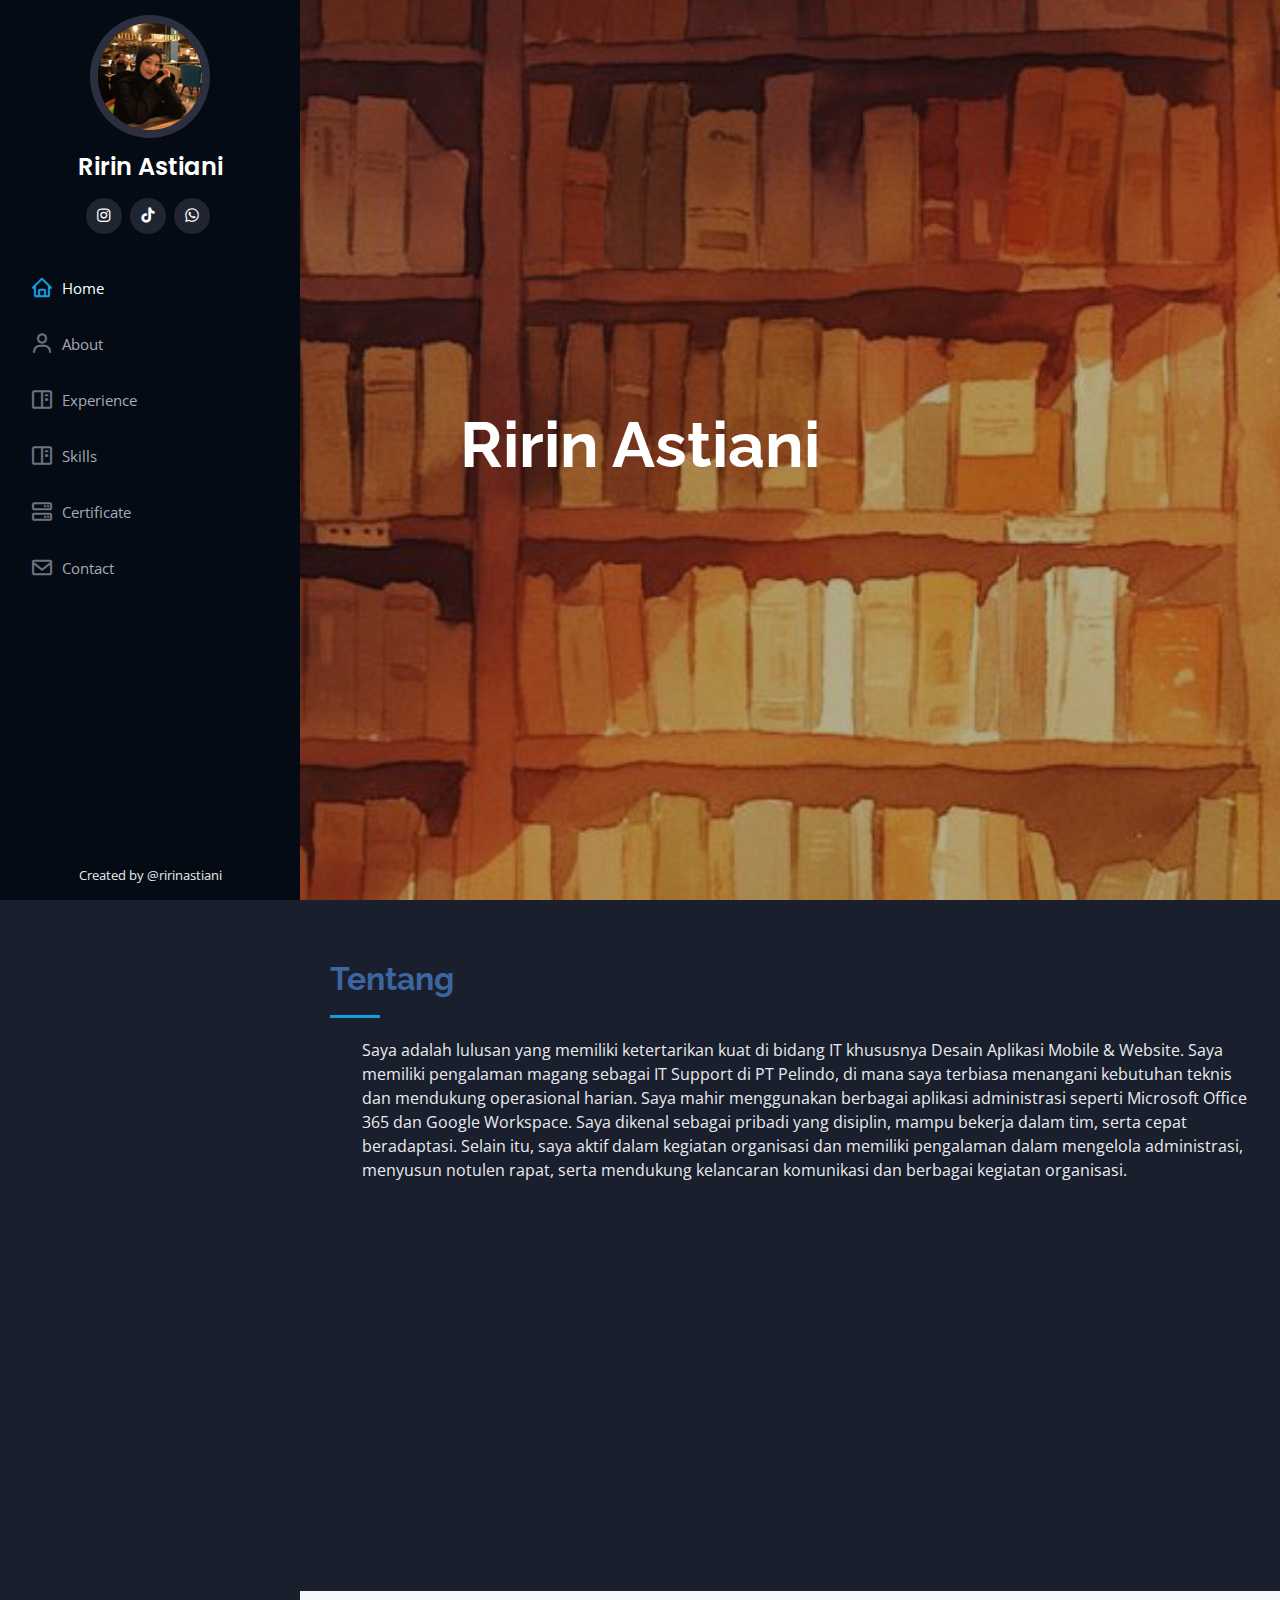
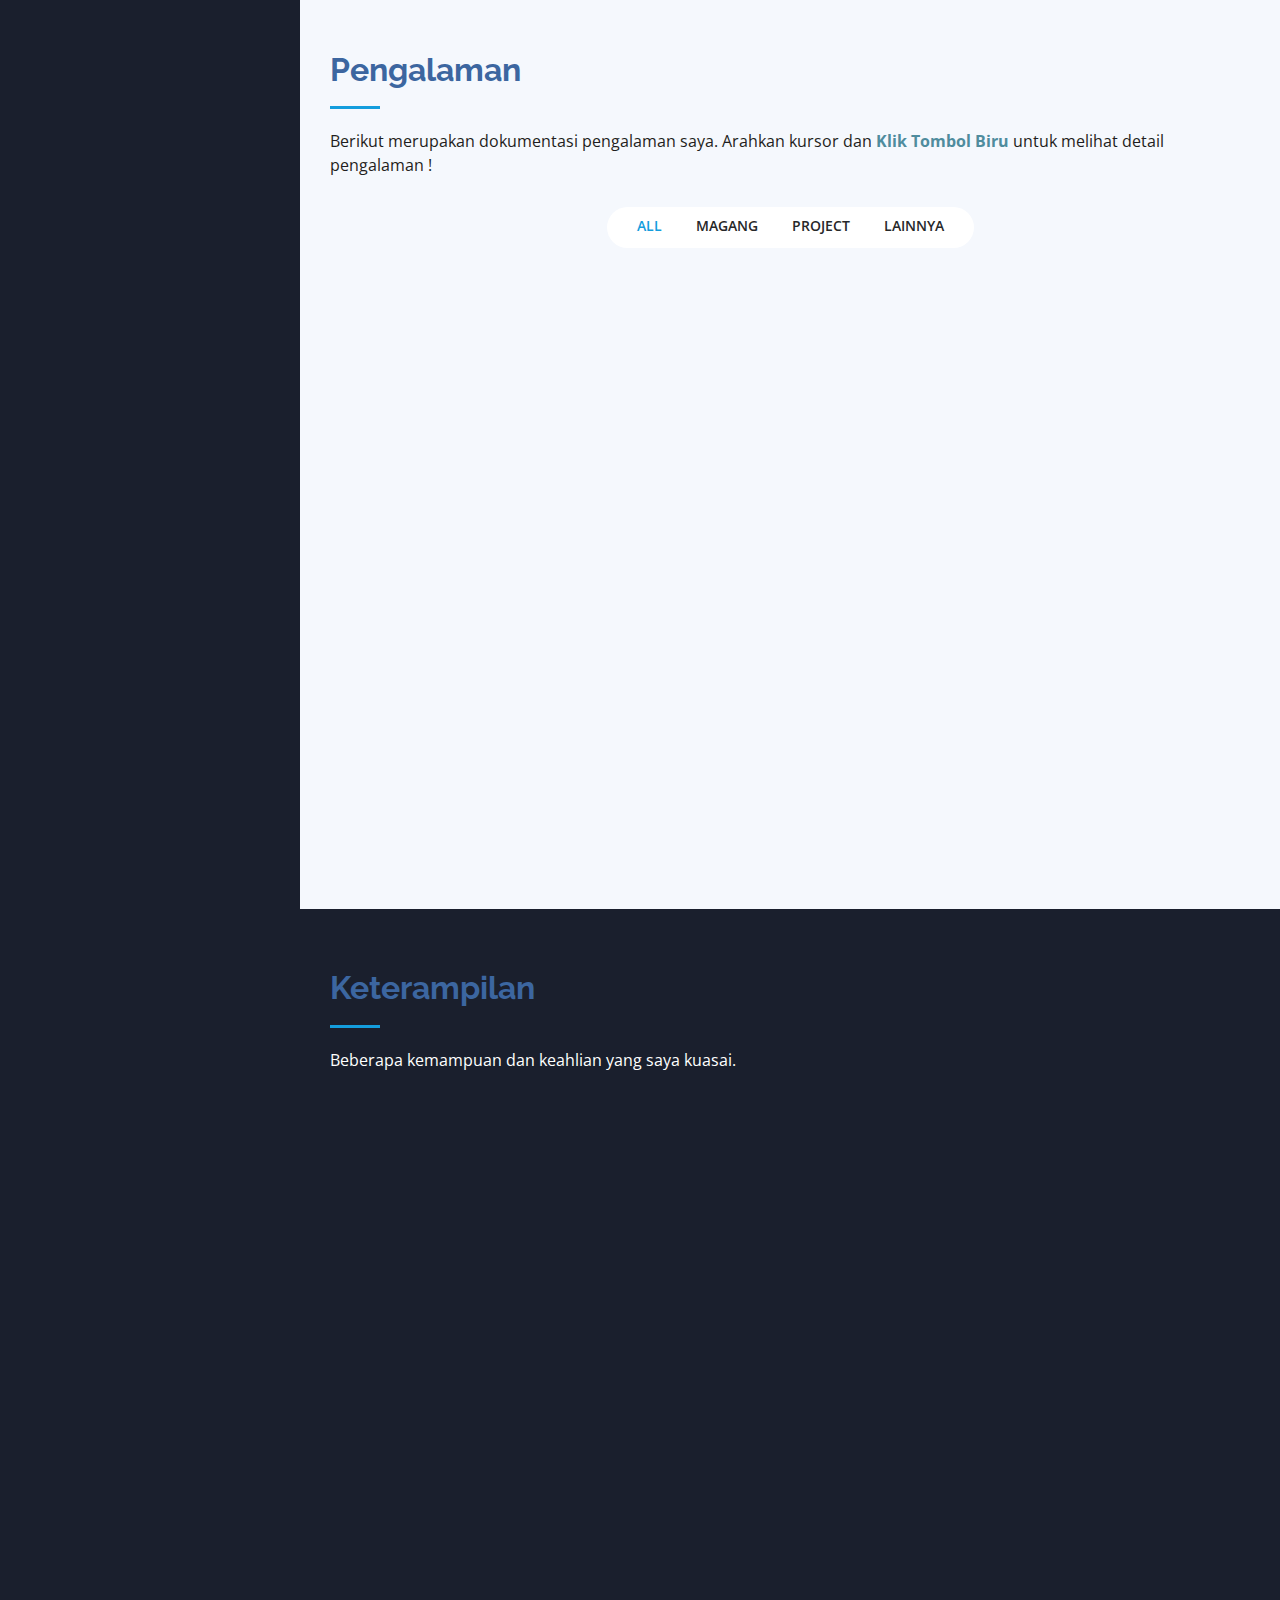
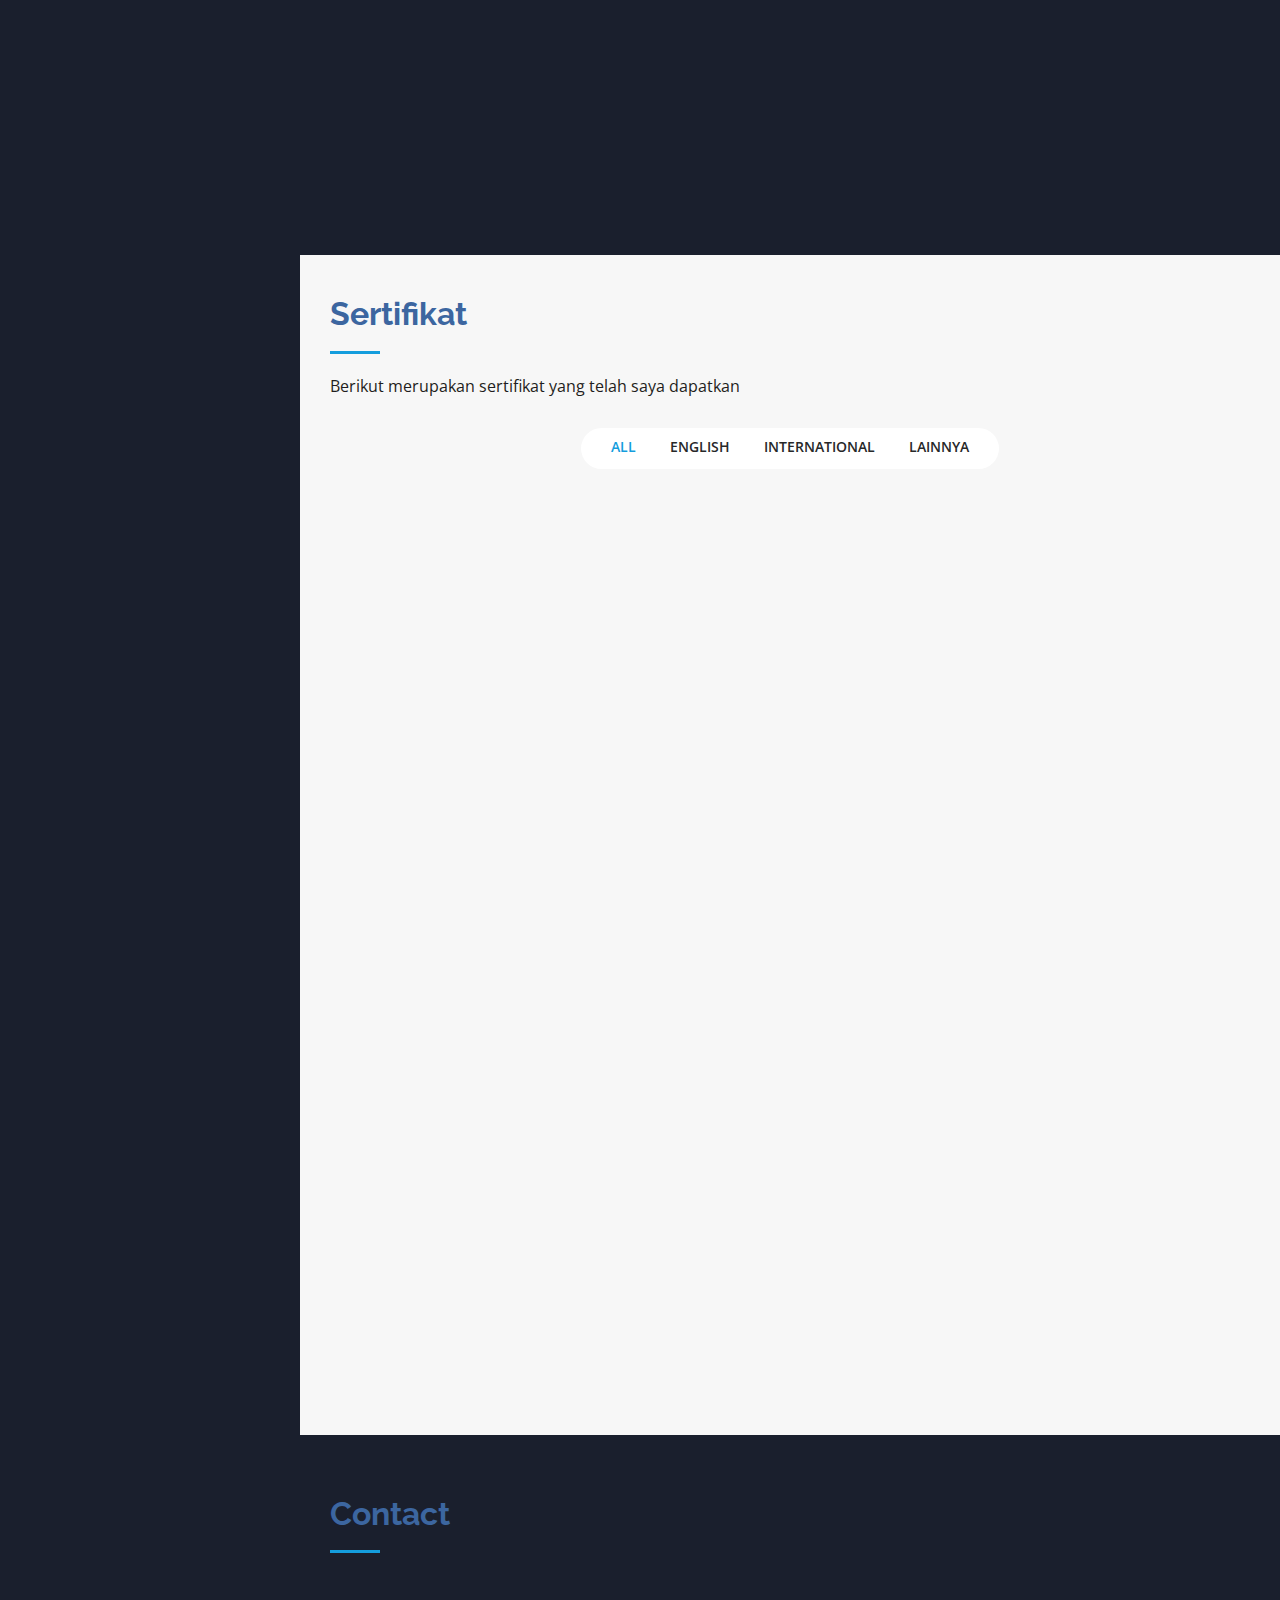
<file: index.html>
<!DOCTYPE html>
<html lang="en">

<head>
  <meta charset="utf-8">
  <meta content="width=device-width, initial-scale=1.0" name="viewport">

  <title>Ririn Astiani - Portfolio</title>
  <meta content="" name="description">
  <meta content="" name="keywords">

  <!-- Favicons -->
  <link href="assets/img/profile.jpeg" rel="icon">

  <!-- Google Fonts -->
  <link href="https://fonts.googleapis.com/css?family=Open+Sans:300,300i,400,400i,600,600i,700,700i|Raleway:300,300i,400,400i,500,500i,600,600i,700,700i|Poppins:300,300i,400,400i,500,500i,600,600i,700,700i" rel="stylesheet">

  <!-- Vendor CSS Files -->
  <link href="assets/vendor/aos/aos.css" rel="stylesheet">
  <link href="assets/vendor/bootstrap/css/bootstrap.min.css" rel="stylesheet">
  <link href="assets/vendor/bootstrap-icons/bootstrap-icons.css" rel="stylesheet">
  <link href="assets/vendor/boxicons/css/boxicons.min.css" rel="stylesheet">
  <link href="assets/vendor/glightbox/css/glightbox.min.css" rel="stylesheet">
  <link href="assets/vendor/swiper/swiper-bundle.min.css" rel="stylesheet">

  <!-- Template Main CSS File -->
  <link href="assets/css/style.css" rel="stylesheet">

</head>

<body>

  <!-- ======= Mobile nav toggle button ======= -->
  <i class="bi bi-list mobile-nav-toggle d-xl-none"></i>

  <!-- ======= Header ======= -->
  <header id="header">
    <div class="d-flex flex-column">

      <div class="profile">
        <img src="assets/img/profile.jpeg" alt="" class="img-fluid rounded-circle">
        <h1 class="text-light"><a href="index.html">Ririn Astiani</a></h1>
        <div class="social-links mt-3 text-center">
          <!-- <a href="https://www.linkedin.com/in/salma-rosita-366090282" target="_blank" class="linkedin"><i class="bx bxl-linkedin"></i></a> -->
          <a href="https://www.instagram.com/ririnastianii" target="_blank" class="instagram"><i class="bx bxl-instagram"></i></a> 
          <a href="https://www.tiktok.com/@rforirinn" target="_blank" class="tiktok"><i class="bx bxl-tiktok"></i></a> 
            <a href="https://wa.me/6285282376359" target="_blank" ><i class="bx bxl-whatsapp" ></i></a>
        </div>
      </div>

      <nav id="navbar" class="nav-menu navbar">
        <ul>
          <li><a href="#hero" class="nav-link scrollto active"><i class="bx bx-home"></i> <span>Home</span></a></li>
          <li><a href="#about" class="nav-link scrollto"><i class="bx bx-user"></i> <span>About</span></a></li>
          <li><a href="#portfolio" class="nav-link scrollto"><i class="bx bx-book-content"></i> <span>Experience</span></a></li>
          <li><a href="#skills" class="nav-link scrollto"><i class="bx bx-book-content"></i> <span>Skills</span></a></li>
          <li><a href="#certificate" class="nav-link scrollto"><i class="bx bx-server"></i> <span>Certificate</span></a></li>
          <li><a href="#contact" class="nav-link scrollto"><i class="bx bx-envelope"></i> <span>Contact</span></a></li>
        </ul>
      </nav><!-- .nav-menu -->
    </div>
  </header><!-- End Header -->

  <!-- ======= Hero Section ======= -->
  <section id="hero" class="d-flex flex-column justify-content-center align-items-center">
    <div class="hero-container" data-aos="fade-in">
      <h1>Ririn Astiani</h1>
    </div>
  </section>
  <!-- End Hero -->

  <main id="main">

    <!-- ======= About Section ======= -->
    <section id="about" class="about">
      <div class="container">

        <div class="section-title">
          <h2>Tentang</h2>
          <ul >
              Saya adalah lulusan yang memiliki ketertarikan kuat di bidang IT khususnya Desain Aplikasi Mobile & Website. Saya memiliki pengalaman magang sebagai IT Support di PT Pelindo, di mana saya terbiasa menangani kebutuhan teknis dan mendukung operasional harian.

              Saya mahir menggunakan berbagai aplikasi administrasi seperti Microsoft Office 365 dan Google Workspace. Saya dikenal sebagai pribadi yang disiplin, mampu bekerja dalam tim, serta cepat beradaptasi.

              Selain itu, saya aktif dalam kegiatan organisasi dan memiliki pengalaman dalam mengelola administrasi, menyusun notulen rapat, serta mendukung kelancaran komunikasi dan berbagai kegiatan organisasi.
          </ul>
          <p>
        </div>

        <div class="row">
          <div class="col-lg-4" data-aos="fade-right">
            <img src="assets/img/profile.jpeg" class="img-fluid" alt="">
          </div>
          <div class="col-lg-8 pt-4 pt-lg-0 content" data-aos="fade-left">
            <h3>Ririn Astiani</h3>
      
            <div class="row">
              <div class="col-lg-6">
                <ul>
                  <li><i class="bi bi-chevron-right"></i> <strong>Tanggal Lahir:</strong> <span>23 November 2002</span></li>
                  <li><i class="bi bi-chevron-right"></i> <strong>No Hp:</strong> <span>+085282376359</span></li>
                  <li><i class="bi bi-chevron-right"></i> <strong>Domisili:</strong> <span> Kota Makassar, Indonesia</span></li>
                  <li><i class="bi bi-chevron-right"></i> <strong>Email:</strong> <span>astianiririn794@gmail.com</span></li>
            
                </ul>
           
                                     <div class="social-links" style="padding-left: 20px; margin-top: 30px;">
          <!-- <a href="https://www.linkedin.com/in/salma-rosita-366090282" target="_blank">
    <i class="bx bxl-linkedin" style="font-size: 50px;"></i>
  </a>
  <a href="https://www.instagram.com/salmaro__" target="_blank" style="margin-left: 30px;">
    <i class="bx bxl-instagram" style="font-size: 50px;"></i>
  </a> -->
  <a href="https://wa.me/6285282376359" target="_blank" style="">
    <i class="bx bxl-whatsapp" style="font-size: 50px; "></i>
  </a>
  
  <a href="https://www.instagram.com/ririnastianii" target="_blank" style="">
    <i class="bx bxl-instagram" style="font-size: 50px; margin-left: 20px;"></i>
  </a>
  
  <a href="https://www.tiktok.com/@rforirinn" target="_blank" >
    <i class="bx bxl-tiktok" style="font-size: 50px; margin-left: 20px;"></i>
  </a>
  
        </div>
              </div>
            </div>

      
          </div>
        </div>

      </div>
    </section><!-- End About Section -->

    <!-- End Portfolio Section -->

       <!-- ======= Experience Section ======= -->
        <section id="portfolio" class="portfolio section-bg" style=" padding-bottom: 0px;">
          <div class="container">
    
            <div class="section-title">
              <h2>Pengalaman</h2>
              <p>Berikut merupakan dokumentasi pengalaman saya. Arahkan kursor dan <b style="color: rgb(79, 140, 158);">Klik Tombol Biru</b> untuk melihat detail pengalaman !</p>
            </div>

           <div class="row" >
          <div class="col-lg-12 d-flex justify-content-center">
            <ul id="portfolio-flters">
              <li data-filter="*" class="filter-active">All</li>
              <li data-filter=".filter-magang">Magang</li>
              <li data-filter=".filter-project">Project</li>
              <li data-filter=".filter-lainnya">Lainnya</li>
            </ul>
          </div>
        </div>

    
          <div class="row portfolio-container"  >

                                    <div class="col-lg-4 col-md-6 portfolio-item filter-lainnya">
            <div class="portfolio-wrap">
              <img src="assets/img/experience/ContentCreation/1.png" class="img-fluid" alt="">
              <div class="portfolio-links">
                <a href="contentcreation.html" title="More Details"><i class="bx bx-link"></i></a>
              </div>
            </div>
          </div>

                            <div class="col-lg-4 col-md-6 portfolio-item filter-project">
            <div class="portfolio-wrap">
              <img src="assets/img/experience/WebPorto/1.png" class="img-fluid" alt="">
              <div class="portfolio-links">
                <a href="webportodetail.html" title="More Details"><i class="bx bx-link"></i></a>
              </div>
            </div>
          </div>
                            <div class="col-lg-4 col-md-6 portfolio-item filter-project">
            <div class="portfolio-wrap">
              <img src="assets/img/experience/wisatamorowali/banner.png" class="img-fluid" alt="">
              <div class="portfolio-links">
                <a href="appWisataMarowali.html" title="More Details"><i class="bx bx-link"></i></a>
              </div>
            </div>
          </div>


            
                  <div class="col-lg-4 col-md-6 portfolio-item filter-project">
            <div class="portfolio-wrap">
              <img src="assets/img/experience/banner (4).png" class="img-fluid" alt="">
              <div class="portfolio-links">
                <a href="4.html" title="More Details"><i class="bx bx-link"></i></a>
              </div>
            </div>
          </div>

           <div class="col-lg-4 col-md-6 portfolio-item filter-lainnya">
            <div class="portfolio-wrap">
              <img src="assets/img/experience/banner (3).png" class="img-fluid" alt="">
              <div class="portfolio-links">
                <a href="3.html" title="More Details"><i class="bx bx-link"></i></a>
              </div>
            </div>
          </div>
       

       
                    <div class="col-lg-4 col-md-6 portfolio-item filter-magang">
            <div class="portfolio-wrap">
              <img src="assets/img/experience/banner (1).png" class="img-fluid" alt="">
              <div class="portfolio-links">
                <a href="1.html" title="More Details"><i class="bx bx-link"></i></a> 
              </div>
            </div>
          </div>

                              <div class="col-lg-4 col-md-6 portfolio-item filter-lainnya">
            <div class="portfolio-wrap">
              <img src="assets/img/experience/banner (6).png" class="img-fluid" alt="">
              <div class="portfolio-links">
                <a href="6.html" title="More Details"><i class="bx bx-link"></i></a>
              </div>
            </div>
          </div>


          <div class="col-lg-4 col-md-6 portfolio-item filter-lainnya">
    <div class="portfolio-wrap">
      <img src="assets/img/experience/banner (2).png" class="img-fluid" alt="">
      <div class="portfolio-links">
        <a href="2.html" title="More Details"><i class="bx bx-link"></i></a>
      </div>
    </div>
  </div>
            



  

               <div class="col-lg-4 col-md-6 portfolio-item filter-lainnya">
            <div class="portfolio-wrap">
              <img src="assets/img/experience/banner (5).png" class="img-fluid" alt="">
              <div class="portfolio-links">
                <a href="5.html" title="More Details"><i class="bx bx-link"></i></a>
              </div>
            </div>
          </div>

  

       
       
            </div>
    
          </div>
        </section>
        
        <!-- ======= Skills Section ======= -->
<section id="skills" class="portfolio " >
  <div class="container">

    <div class="section-title">
      <h2>Keterampilan</h2>
      <p style="color: white;">Beberapa kemampuan dan keahlian yang saya kuasai.</p>
    </div>

    <div class="row skills-content">

         <!-- Technical Skills -->
      <div class="col-lg-6" data-aos="slide-right">
        <h4 class="mb-3" ><strong>Hard Skills</strong></h4>


        <div style="margin-bottom: 18px;">
          <span sclass="skill" >Microsoft Office : Excel, Word, PPT</span>
          <div  style="background-color: #d6d6d6; border-radius: 10px;">
            <div role="progressbar"
              style="width: 85%; height: 40px; border-radius: 10px; background: linear-gradient(90deg,#23b86e,#73c773);">
            </div>
          </div>
        </div>

             <div style="margin-bottom: 18px;">
          <span sclass="skill" >Desain UI/UX Application : Canva, Figma</span>
          <div  style="background-color: #d6d6d6; border-radius: 10px;">
            <div role="progressbar"
              style="width: 90%; height: 40px; border-radius: 10px; background: linear-gradient(90deg,#23b86e,#73c773);">
            </div>
          </div>
        </div>

             <div style="margin-bottom: 18px;">
          <span sclass="skill" >Pengelolaan Dokumen</span>
          <div  style="background-color: #d6d6d6; border-radius: 10px;">
            <div role="progressbar"
              style="width: 95%; height: 40px; border-radius: 10px; background: linear-gradient(90deg,#23b86e,#73c773);">
            </div>
          </div>
        </div>

             <div style="margin-bottom: 18px;">
          <span sclass="skill" >Pengelolaan dan Analisis Data</span>
          <div  style="background-color: #d6d6d6; border-radius: 10px;">
            <div role="progressbar"
              style="width: 95%; height: 40px; border-radius: 10px; background: linear-gradient(90deg,#23b86e,#73c773);">
            </div>
          </div>
        </div>

             <div style="margin-bottom: 18px;">
          <span sclass="skill" >Administrasi</span>
          <div  style="background-color: #d6d6d6; border-radius: 10px;">
            <div role="progressbar"
              style="width: 90%; height: 40px; border-radius: 10px; background: linear-gradient(90deg,#23b86e,#73c773);">
            </div>
          </div>
        </div>

        <!-- <div style="margin-bottom: 18px;">
          <span sclass="skill" >Editing & Social Media: Canva, Capcut, Instagram</span>
          <div  style="background-color: #d6d6d6; border-radius: 10px;">
            <div role="progressbar"
              style="width: 90%; height: 40px; border-radius: 10px; background: linear-gradient(90deg,#23b86e,#73c773);">
            </div>
          </div>
        </div> -->

      </div>


            <!-- Soft Skills -->
      <div class="col-lg-6" data-aos="slide-left" style="color: White;">
        <h4 class="mb-3"><strong>Soft Skills</strong></h4>



   <div style="margin-bottom: 18px;">
          <span sclass="skill" >Komunikasi Efektif<i class="val" style=""></i></span>
          <div  style="background-color: #d6d6d6; border-radius: 10px;">
            <div role="progressbar"
              style="width: 90%; height: 40px; border-radius: 10px; background: linear-gradient(90deg,#2381b8,#73acc7);">
            </div>
          </div>
        </div>

   <div style="margin-bottom: 18px;">
          <span sclass="skill" >Tanggung Jawab & Manajemen Waktu<i class="val" style=""></i></span>
          <div  style="background-color: #d6d6d6; border-radius: 10px;">
            <div role="progressbar"
              style="width: 80%; height: 40px; border-radius: 10px; background: linear-gradient(90deg,#2381b8,#73acc7);">
            </div>
          </div>
        </div>


   <div style="margin-bottom: 18px;">
          <span sclass="skill" >Kesabaran & Empati<i class="val" style=""></i></span>
          <div  style="background-color: #d6d6d6; border-radius: 10px;">
            <div role="progressbar"
              style="width: 80%; height: 40px; border-radius: 10px; background: linear-gradient(90deg,#2381b8,#73acc7);">
            </div>
          </div>
        </div>


      </div>

   
      <!-- Language -->
      <div class="col-lg-6" data-aos="slide-up">
        <h4 class="mb-3" style="margin-top: 30px;"><strong>Bahasa</strong></h4>

        <div style="margin-bottom: 18px;">
          <span sclass="skill" >Indonesia</span>
          <div  style="background-color: #d6d6d6; border-radius: 10px;">
            <div role="progressbar"
              style="width: 95%; height: 40px; border-radius: 10px; background: linear-gradient(90deg,#5023b8,#a980cf);">
            </div>
          </div>
        </div>

        <div style="margin-bottom: 18px;">
          <span sclass="skill" >English</span>
          <div  style="background-color: #d6d6d6; border-radius: 10px;">
            <div role="progressbar"
              style="width: 70%; height: 40px; border-radius: 10px; background: linear-gradient(90deg,#5023b8,#a980cf);">
            </div>
          </div>
        </div>

      </div>



    </div>

  </div>
</section>
<!-- End Skills Section -->

        <!-- Certificate Section -->
               <section id="certificate" class="certificate section-bg portfolio" style="padding: 40px 0; background: #f7f7f7;">
  <div class="container">

        <div class="section-title">
            <h2>Sertifikat</h2>
            <p>Berikut merupakan sertifikat yang telah saya dapatkan</p>
          </div>

           <div class="row" data-aos="">
          <div class="col-lg-12 d-flex justify-content-center">
            <ul id="certificate-flters">
              <li data-filter="*" class="filter-active">All</li>
              <li data-filter=".filter-english">English</li>
              <li data-filter=".filter-international">International</li>
              <li data-filter=".filter-lainnya">lainnya</li>
             
            </ul>
          </div>
        </div>

    <!-- Certificate List -->
    <div class="row certificate-container" data-aos="slide-right"  >


      <!-- Pelatihan -->



      <div class="col-lg-4 col-md-6 certificate-item filter-international" style="margin-bottom: 20px;">
        <div class="portfolio-wrap" style="border-radius: 8px;">
            <img src="assets/img/certificate/cer (1).png" class="img-fluid" alt="">
                   <div class="portfolio-links">
                  <a href="assets/img/certificate/cer (1).png" data-gallery="portfolioGallery" class="portfolio-lightbox" title=""><i class="bx bx-plus"></i></a>
                </div>
        </div>
      </div>

      <div class="col-lg-4 col-md-6 certificate-item filter-english" style="margin-bottom: 20px;">
        <div class="portfolio-wrap" style="border-radius: 8px;">
            <img src="assets/img/certificate/cer (2) Copy.png" class="img-fluid" alt="">
                   <div class="portfolio-links">
                  <a href="assets/img/certificate/cer (2).png" data-gallery="portfolioGallery" class="portfolio-lightbox" title=""><i class="bx bx-plus"></i></a>
                </div>
        </div>
      </div>

      <div class="col-lg-4 col-md-6 certificate-item filter-english" style="margin-bottom: 20px;">
        <div class="portfolio-wrap" style="border-radius: 8px;">
            <img src="assets/img/certificate/cer (3) Copy.png" class="img-fluid" alt="">
                   <div class="portfolio-links">
                  <a href="assets/img/certificate/cer (3).png" data-gallery="portfolioGallery" class="portfolio-lightbox" title=""><i class="bx bx-plus"></i></a>
                </div>
        </div>
      </div>

      <div class="col-lg-4 col-md-6 certificate-item filter-english" style="margin-bottom: 20px;">
        <div class="portfolio-wrap" style="border-radius: 8px;">
            <img src="assets/img/certificate/cer (4) Copy.png" class="img-fluid" alt="">
                   <div class="portfolio-links">
                  <a href="assets/img/certificate/cer (4).png" data-gallery="portfolioGallery" class="portfolio-lightbox" title=""><i class="bx bx-plus"></i></a>
                </div>
        </div>
      </div>

      <div class="col-lg-4 col-md-6 certificate-item filter-lainnya" style="margin-bottom: 20px;">
        <div class="portfolio-wrap" style="border-radius: 8px;">
            <img src="assets/img/certificate/cer (5).png" class="img-fluid" alt="">
                   <div class="portfolio-links">
                  <a href="assets/img/certificate/cer (5).png" data-gallery="portfolioGallery" class="portfolio-lightbox" title=""><i class="bx bx-plus"></i></a>
                </div>
        </div>
      </div>

      <div class="col-lg-4 col-md-6 certificate-item filter-lainnya" style="margin-bottom: 20px;">
        <div class="portfolio-wrap" style="border-radius: 8px;">
            <img src="assets/img/certificate/cer (6) Copy.png" class="img-fluid" alt="">
                   <div class="portfolio-links">
                  <a href="assets/img/certificate/cer (6).png" data-gallery="portfolioGallery" class="portfolio-lightbox" title=""><i class="bx bx-plus"></i></a>
                </div>
        </div>
      </div>

      <div class="col-lg-4 col-md-6 certificate-item filter-english" style="margin-bottom: 20px;">
        <div class="portfolio-wrap" style="border-radius: 8px;">
            <img src="assets/img/certificate/cer (7) Copy.png" class="img-fluid" alt="">
                   <div class="portfolio-links">
                  <a href="assets/img/certificate/cer (7).png" data-gallery="portfolioGallery" class="portfolio-lightbox" title=""><i class="bx bx-plus"></i></a>
                </div>
        </div>
      </div>

      <div class="col-lg-4 col-md-6 certificate-item filter-english" style="margin-bottom: 20px;">
        <div class="portfolio-wrap" style="border-radius: 8px;">
            <img src="assets/img/certificate/cer (8) Copy.png" class="img-fluid" alt="">
                   <div class="portfolio-links">
                  <a href="assets/img/certificate/cer (8).png" data-gallery="portfolioGallery" class="portfolio-lightbox" title=""><i class="bx bx-plus"></i></a>
                </div>
        </div>
      </div>

      <div class="col-lg-4 col-md-6 certificate-item filter-english" style="margin-bottom: 20px;">
        <div class="portfolio-wrap" style="border-radius: 8px;">
            <img src="assets/img/certificate/cer (9) Copy.png" class="img-fluid" alt="">
                   <div class="portfolio-links">
                  <a href="assets/img/certificate/cer (9).png" data-gallery="portfolioGallery" class="portfolio-lightbox" title=""><i class="bx bx-plus"></i></a>
                </div>
        </div>
      </div>

      <div class="col-lg-4 col-md-6 certificate-item filter-english" style="margin-bottom: 20px;">
        <div class="portfolio-wrap" style="border-radius: 8px;">
            <img src="assets/img/certificate/cer (10) Copy.png" class="img-fluid" alt="">
                   <div class="portfolio-links">
                  <a href="assets/img/certificate/cer (10).png" data-gallery="portfolioGallery" class="portfolio-lightbox" title=""><i class="bx bx-plus"></i></a>
                </div>
        </div>
      </div>

    </div>

  </div>
</section>




   

    <!-- ======= Contact Section ======= -->
    <section id="contact" class="contact">
      <div class="container">

        <div class="section-title">
          <h2>Contact</h2>
        </div>

        <div class="row" data-aos="fade-in">

          <div class="col-lg-12 d-flex align-items-stretch">
            <div class="info">
              <div class="address">
                <i class="bi bi-geo-alt"></i>
                <h4>Location:</h4>
                <p>Makassar, Indonesia</p>
              </div>

              <div class="email">
                <i class="bi bi-envelope"></i>
                <h4>Email:</h4>
                <p>astianiririn794@gmail.com</p>
              </div>

              <div class="phone">
                <i class="bi bi-phone"></i>
                <h4>Call:</h4>
                <p>085282376359</p>
              </div>
              <iframe src="https://www.google.com/maps/embed?pb=!1m18!1m12!1m3!1d254333.05221016315!2d119.23780389169542!3d-5.111126445211958!2m3!1f0!2f0!3f0!3m2!1i1024!2i768!4f13.1!3m3!1m2!1s0x2dbee329d96c4671%3A0x3030bfbcaf770b0!2sMakassar%2C%20Kota%20Makassar%2C%20Sulawesi%20Selatan!5e0!3m2!1sid!2sid!4v1764875275573!5m2!1sid!2sid" frameborder="0" style="border:0; width: 100%; height: 290px;" allowfullscreen></iframe>
            </div>

          </div>



        </div>

      </div>
    </section><!-- End Contact Section -->

  </main><!-- End #main -->
      

  <!-- ======= Footer ======= -->
  <footer id="footer">
    <div class="container">
 
      <div class="credits">
        Created by @ririnastiani
      </div>
    </div>
  </footer><!-- End  Footer -->

  <a href="#" class="back-to-top d-flex align-items-center justify-content-center"><i class="bi bi-arrow-up-short"></i></a>

  <!-- Vendor JS Files -->
  <script src="assets/vendor/purecounter/purecounter_vanilla.js"></script>
  <script src="assets/vendor/aos/aos.js"></script>
  <script src="assets/vendor/bootstrap/js/bootstrap.bundle.min.js"></script>
  <script src="assets/vendor/glightbox/js/glightbox.min.js"></script>
  <script src="assets/vendor/isotope-layout/isotope.pkgd.min.js"></script>
  <script src="assets/vendor/swiper/swiper-bundle.min.js"></script>
  <script src="assets/vendor/typed.js/typed.umd.js"></script>
  <script src="assets/vendor/waypoints/noframework.waypoints.js"></script>
  <script src="assets/vendor/php-email-form/validate.js"></script>

  <!-- Template Main JS File -->
  <script src="assets/js/main.js"></script>
  <script src="assets/js/animation/portfolio-animation.js"></script>


</body>

</html>
</file>
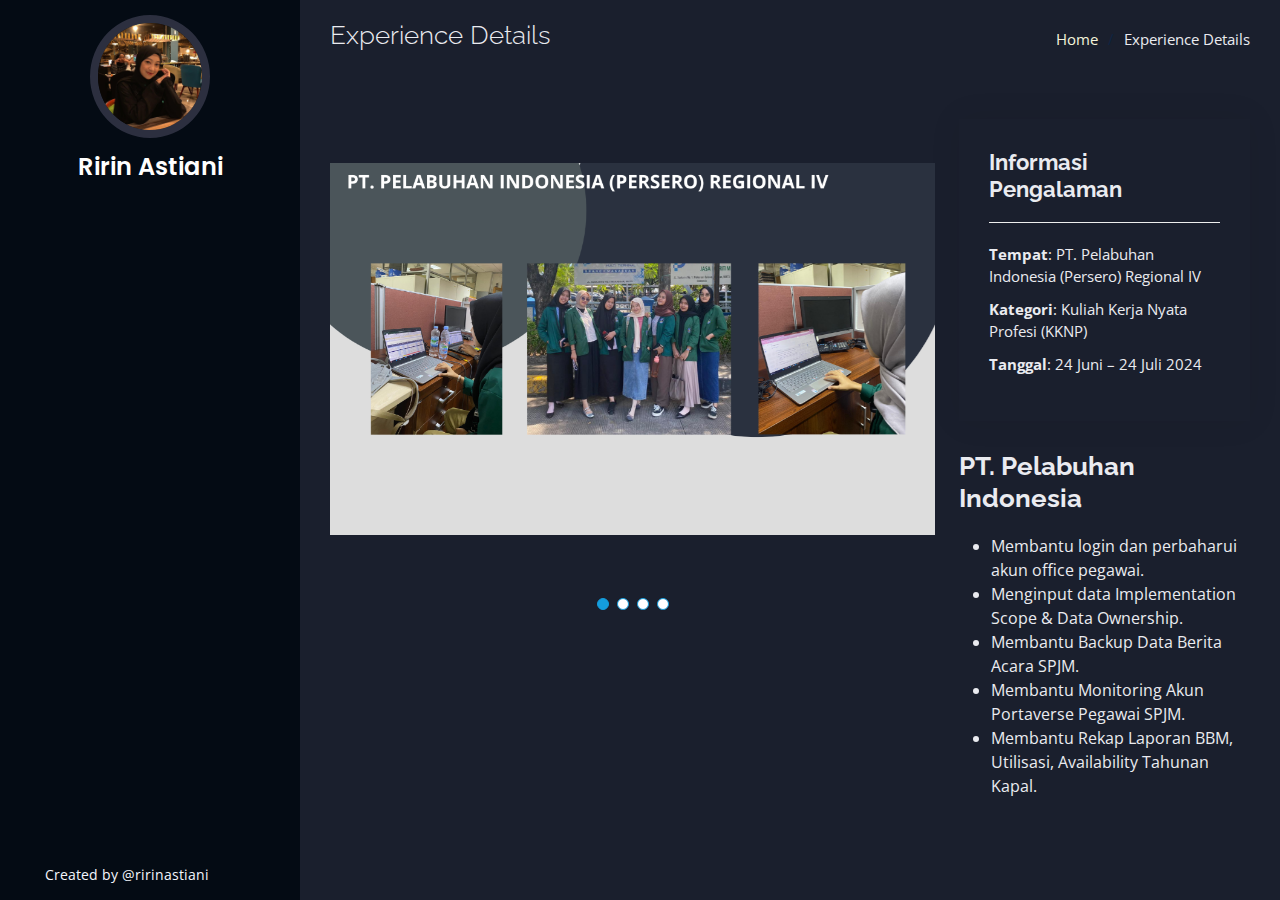
<file: 1.html>
<!DOCTYPE html>
<html lang="en">

<head>
  <meta charset="utf-8">
  <meta content="width=device-width, initial-scale=1.0" name="viewport">

  <title>PT. Pelabuhan Indonesia (Persero) Regional IV</title>
  <meta content="" name="description">
  <meta content="" name="keywords">

  <!-- Favicons -->
  <link href="assets/img/profile.jpeg" rel="icon">

  <!-- Google Fonts -->
  <link href="https://fonts.googleapis.com/css?family=Open+Sans:300,300i,400,400i,600,600i,700,700i|Raleway:300,300i,400,400i,500,500i,600,600i,700,700i|Poppins:300,300i,400,400i,500,500i,600,600i,700,700i" rel="stylesheet">

  <!-- Vendor CSS Files -->
  <link href="assets/vendor/aos/aos.css" rel="stylesheet">
  <link href="assets/vendor/bootstrap/css/bootstrap.min.css" rel="stylesheet">
  <link href="assets/vendor/bootstrap-icons/bootstrap-icons.css" rel="stylesheet">
  <link href="assets/vendor/boxicons/css/boxicons.min.css" rel="stylesheet">
  <link href="assets/vendor/glightbox/css/glightbox.min.css" rel="stylesheet">
  <link href="assets/vendor/swiper/swiper-bundle.min.css" rel="stylesheet">

  <!-- Template Main CSS File -->
  <link href="assets/css/style.css" rel="stylesheet">

</head>

<body>

  <!-- ======= Mobile nav toggle button ======= -->
  <i class="bi bi-list mobile-nav-toggle d-xl-none"></i>

  <!-- ======= Header ======= -->
  <header id="header">
    <div class="d-flex flex-column">

      <div class="profile">
        <img src="assets/img/profile.jpeg" alt="" class="img-fluid rounded-circle">
        <h1 class="text-light"><a href="index.html">Ririn Astiani</a></h1>
        <div class="social-links mt-3 text-center">
          <!-- <a href="#" class="instagram"><i class="bx bxl-instagram"></i></a> -->
          <!-- <a href="https://www.linkedin.com/in/mohamadfajaragung" target="_blank" class="linkedin"><i class="bx bxl-linkedin"></i></a> -->
        </div>
      </div>
      </div>

      <nav id="navbar" class="nav-menu navbar">
        <ul>
    
        </ul>
      </nav><!-- .nav-menu -->
    </div>
  </header><!-- End Header -->

  <main id="main">

    <!-- ======= Breadcrumbs ======= -->
    <section id="breadcrumbs" class="breadcrumbs">
      <div class="container">

        <div class="d-flex justify-content-between align-items-center">
          <h2>Experience Details</h2>
          <ol>
            <li><a href="index.html">Home</a></li>
            <li>Experience Details</li>
          </ol>
        </div>

      </div>
    </section><!-- End Breadcrumbs -->

    <!-- ======= Portfolio Details Section ======= -->
    <section id="portfolio-details" class="portfolio-details">
      <div class="container">

        <div class="row gy-4">

          <div class="col-lg-8">
            <div class="portfolio-details-slider swiper">
              <div class="swiper-wrapper align-items-center">

                <div class="swiper-slide">
                  <img src="assets/img/experience/banner (1).png" alt="">
                </div>
                <div class="swiper-slide">
                  <img src="assets/img/experience/detail/1/1.jpeg" alt="">
                </div>
               
                <div class="swiper-slide">
                  <img src="assets/img/experience/detail/1/2.jpeg" alt="">
                </div>
               
                <div class="swiper-slide">
                  <img src="assets/img/experience/detail/1/3.jpeg" alt="">
                </div>
               
              

                
    

              </div>
              <div class="swiper-pagination"></div>
            </div>
          </div>

          <div class="col-lg-4">
            <div class="portfolio-info">
              <h3>Informasi Pengalaman</h3>
              <ul>
                <li><strong>Tempat</strong>: PT. Pelabuhan Indonesia (Persero) Regional IV</li>
                <li><strong>Kategori</strong>: Kuliah Kerja Nyata Profesi (KKNP)</li>
                <li><strong>Tanggal</strong>: 24 Juni – 24 Juli 2024</li>
              </ul>
            </div>
            <div class="portfolio-description">
              <h2>PT. Pelabuhan Indonesia</h2>
              <p>
                <ul>
                  <li>Membantu login dan perbaharui akun office pegawai.</li>
                  <li>Menginput data Implementation Scope & Data Ownership.</li>
                  <li>Membantu Backup Data Berita Acara SPJM.</li>
                  <li>Membantu Monitoring Akun Portaverse Pegawai SPJM.</li>
                  <li>Membantu Rekap Laporan BBM, Utilisasi, Availability Tahunan Kapal.</li>
                </ul>
              </p>
            </div>
          </div>

        </div>

      </div>
    </section><!-- End Portfolio Details Section -->

  </main><!-- End #main -->

  <!-- ======= Footer ======= -->
  <footer id="footer">
    <div class="container">
  
        Created by @ririnastiani
      </div>
    </div>
  </footer><!-- End  Footer -->

  <a href="#" class="back-to-top d-flex align-items-center justify-content-center"><i class="bi bi-arrow-up-short"></i></a>

  <!-- Vendor JS Files -->
  <script src="assets/vendor/purecounter/purecounter_vanilla.js"></script>
  <script src="assets/vendor/aos/aos.js"></script>
  <script src="assets/vendor/bootstrap/js/bootstrap.bundle.min.js"></script>
  <script src="assets/vendor/glightbox/js/glightbox.min.js"></script>
  <script src="assets/vendor/isotope-layout/isotope.pkgd.min.js"></script>
  <script src="assets/vendor/swiper/swiper-bundle.min.js"></script>
  <script src="assets/vendor/typed.js/typed.umd.js"></script>
  <script src="assets/vendor/waypoints/noframework.waypoints.js"></script>
  <script src="assets/vendor/php-email-form/validate.js"></script>

  <!-- Template Main JS File -->
  <script src="assets/js/main.js"></script>

</body>

</html>
</file>
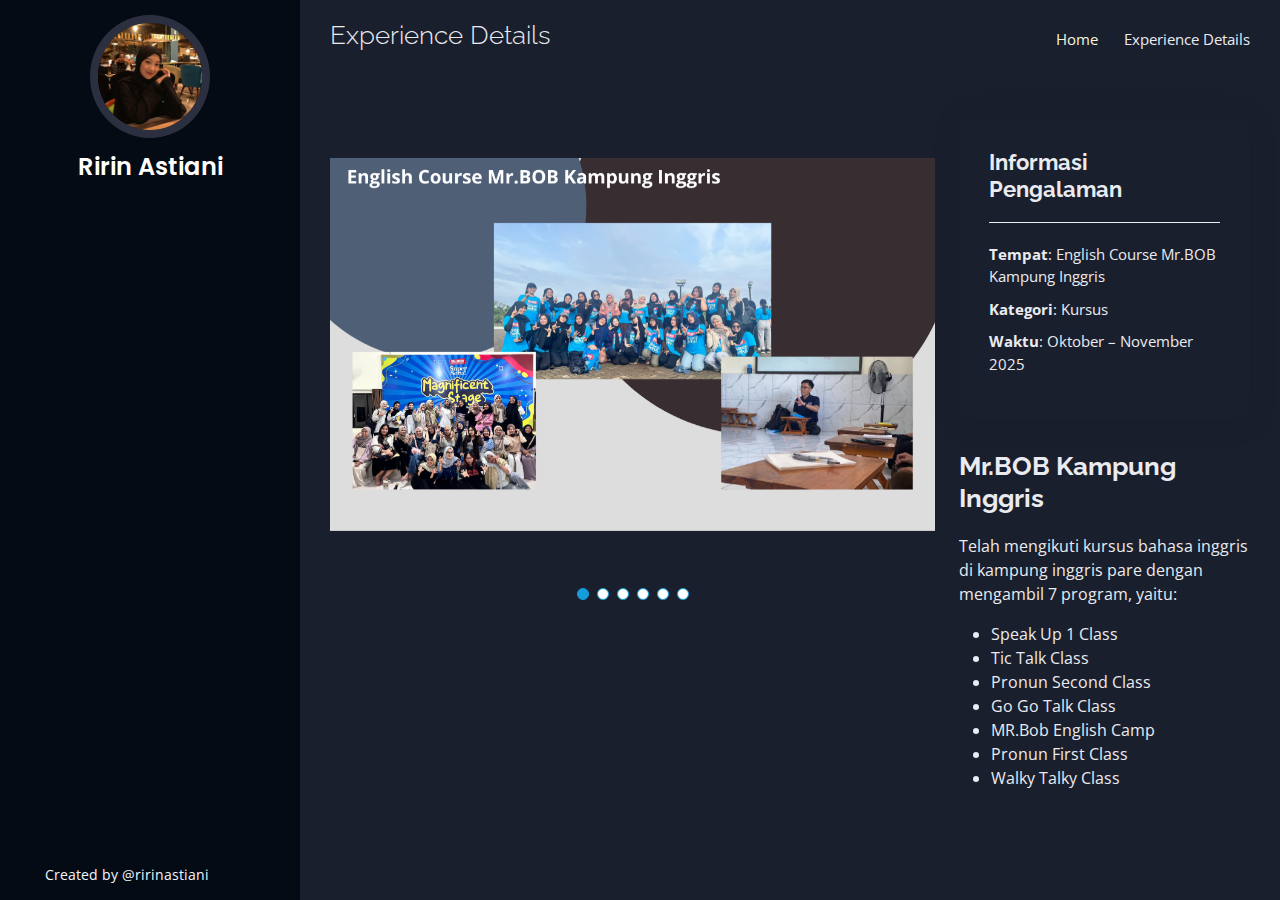
<file: 2.html>
<!DOCTYPE html>
<html lang="en">

<head>
  <meta charset="utf-8">
  <meta content="width=device-width, initial-scale=1.0" name="viewport">

  <title>English Course Mr.BOB Kampung Inggris</title>
  <meta content="" name="description">
  <meta content="" name="keywords">

  <!-- Favicons -->
  <link href="assets/img/profile.jpeg" rel="icon">

  <!-- Google Fonts -->
  <link href="https://fonts.googleapis.com/css?family=Open+Sans:300,300i,400,400i,600,600i,700,700i|Raleway:300,300i,400,400i,500,500i,600,600i,700,700i|Poppins:300,300i,400,400i,500,500i,600,600i,700,700i" rel="stylesheet">

  <!-- Vendor CSS Files -->
  <link href="assets/vendor/aos/aos.css" rel="stylesheet">
  <link href="assets/vendor/bootstrap/css/bootstrap.min.css" rel="stylesheet">
  <link href="assets/vendor/bootstrap-icons/bootstrap-icons.css" rel="stylesheet">
  <link href="assets/vendor/boxicons/css/boxicons.min.css" rel="stylesheet">
  <link href="assets/vendor/glightbox/css/glightbox.min.css" rel="stylesheet">
  <link href="assets/vendor/swiper/swiper-bundle.min.css" rel="stylesheet">

  <!-- Template Main CSS File -->
  <link href="assets/css/style.css" rel="stylesheet">

</head>

<body>

  <!-- ======= Mobile nav toggle button ======= -->
  <i class="bi bi-list mobile-nav-toggle d-xl-none"></i>

  <!-- ======= Header ======= -->
  <header id="header">
    <div class="d-flex flex-column">

      <div class="profile">
        <img src="assets/img/profile.jpeg" alt="" class="img-fluid rounded-circle">
        <h1 class="text-light"><a href="index.html">Ririn Astiani</a></h1>
        <div class="social-links mt-3 text-center">
          <!-- <a href="#" class="instagram"><i class="bx bxl-instagram"></i></a> -->
          <!-- <a href="https://www.linkedin.com/in/mohamadfajaragung" target="_blank" class="linkedin"><i class="bx bxl-linkedin"></i></a> -->
        </div>
      </div>
      </div>

      <nav id="navbar" class="nav-menu navbar">
        <ul>
    
        </ul>
      </nav><!-- .nav-menu -->
    </div>
  </header><!-- End Header -->

  <main id="main">

    <!-- ======= Breadcrumbs ======= -->
    <section id="breadcrumbs" class="breadcrumbs">
      <div class="container">

        <div class="d-flex justify-content-between align-items-center">
          <h2>Experience Details</h2>
          <ol>
            <li><a href="index.html">Home</a></li>
            <li>Experience Details</li>
          </ol>
        </div>

      </div>
    </section><!-- End Breadcrumbs -->

    <!-- ======= Portfolio Details Section ======= -->
    <section id="portfolio-details" class="portfolio-details">
      <div class="container">

        <div class="row gy-4">

          <div class="col-lg-8">
            <div class="portfolio-details-slider swiper">
              <div class="swiper-wrapper align-items-center">

                <div class="swiper-slide">
                  <img src="assets/img/experience/banner (2).png" alt="">
                </div>
                <div class="swiper-slide">
                  <img src="assets/img/experience/detail/2/1.jpeg" alt="">
                </div>
               
                <div class="swiper-slide">
                  <img src="assets/img/experience/detail/2/2.jpeg" alt="">
                </div>
               
                <div class="swiper-slide">
                  <img src="assets/img/experience/detail/2/3.jpeg" alt="">
                </div>
                <div class="swiper-slide">
                  <img src="assets/img/experience/detail/2/4.jpeg" alt="">
                </div>
                <div class="swiper-slide">
                  <img src="assets/img/experience/detail/2/5.jpeg" alt="">
                </div>
               
              

                
    

              </div>
              <div class="swiper-pagination"></div>
            </div>
          </div>

          <div class="col-lg-4">
            <div class="portfolio-info">
              <h3>Informasi Pengalaman</h3>
              <ul>
                <li><strong>Tempat</strong>: English Course Mr.BOB Kampung Inggris</li>
                <li><strong>Kategori</strong>: Kursus</li>
                <li><strong>Waktu</strong>: Oktober – November 2025</li>
              </ul>
            </div>
            <div class="portfolio-description">
              <h2>Mr.BOB Kampung Inggris</h2>
              <p>
                 Telah mengikuti kursus bahasa inggris di kampung inggris pare dengan mengambil 7 program, yaitu:
                 <ul>
                    <li>Speak Up 1 Class</li>
                 <li>Tic Talk Class</li>
                 <li>Pronun Second Class</li>
                 <li>Go Go Talk Class</li>
                 <li>MR.Bob English Camp</li>
                 <li>Pronun First Class</li>
                 <li>Walky Talky Class</li>
                 </ul>
              </p>
            </div>
          </div>

        </div>

      </div>
    </section><!-- End Portfolio Details Section -->

  </main><!-- End #main -->

  <!-- ======= Footer ======= -->
  <footer id="footer">
    <div class="container">
  
        Created by @ririnastiani
      </div>
    </div>
  </footer><!-- End  Footer -->

  <a href="#" class="back-to-top d-flex align-items-center justify-content-center"><i class="bi bi-arrow-up-short"></i></a>

  <!-- Vendor JS Files -->
  <script src="assets/vendor/purecounter/purecounter_vanilla.js"></script>
  <script src="assets/vendor/aos/aos.js"></script>
  <script src="assets/vendor/bootstrap/js/bootstrap.bundle.min.js"></script>
  <script src="assets/vendor/glightbox/js/glightbox.min.js"></script>
  <script src="assets/vendor/isotope-layout/isotope.pkgd.min.js"></script>
  <script src="assets/vendor/swiper/swiper-bundle.min.js"></script>
  <script src="assets/vendor/typed.js/typed.umd.js"></script>
  <script src="assets/vendor/waypoints/noframework.waypoints.js"></script>
  <script src="assets/vendor/php-email-form/validate.js"></script>

  <!-- Template Main JS File -->
  <script src="assets/js/main.js"></script>

</body>

</html>
</file>
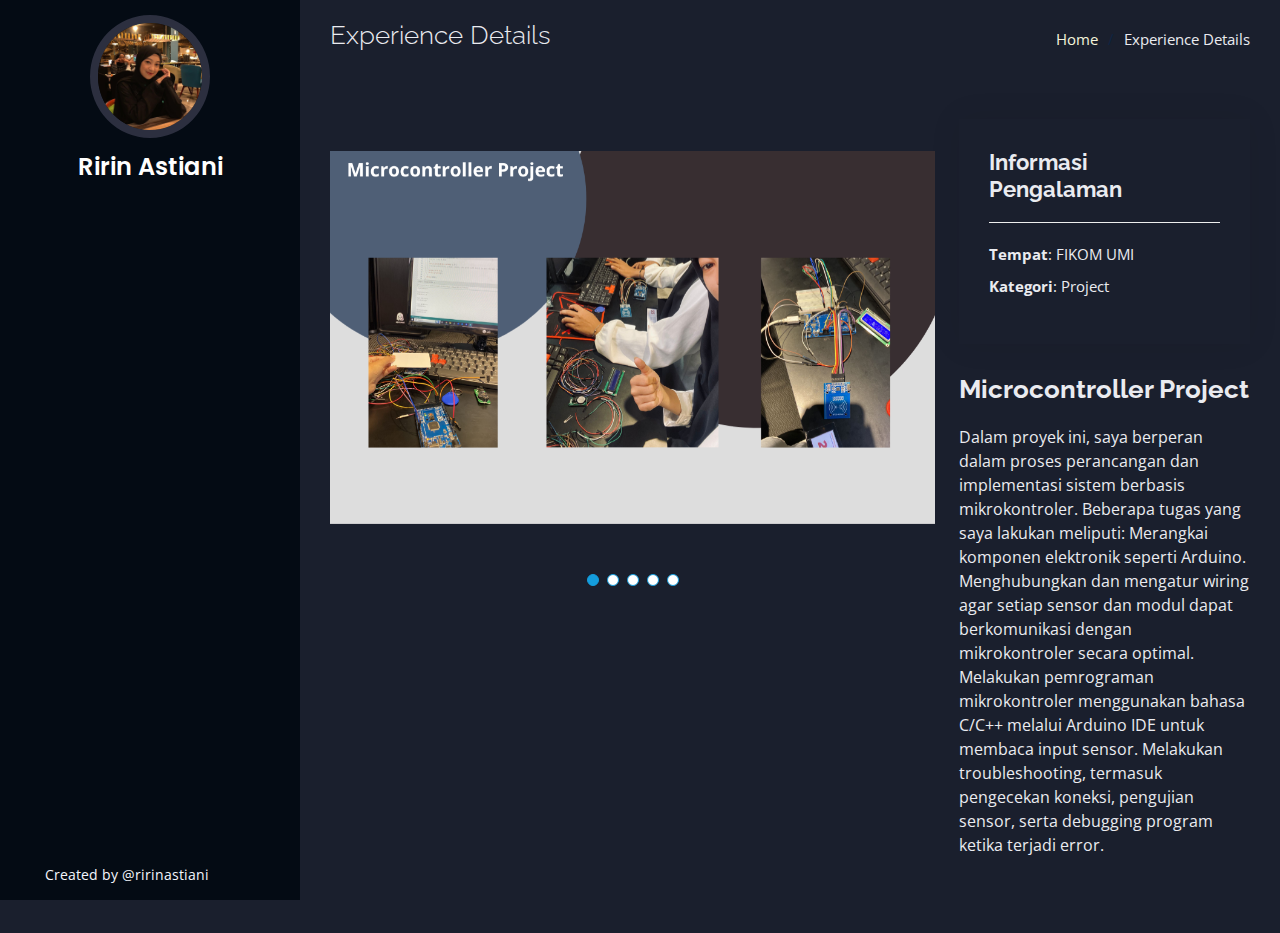
<file: 3.html>
<!DOCTYPE html>
<html lang="en">

<head>
  <meta charset="utf-8">
  <meta content="width=device-width, initial-scale=1.0" name="viewport">

  <title>Microcontroller Project</title>
  <meta content="" name="description">
  <meta content="" name="keywords">

  <!-- Favicons -->
  <link href="assets/img/profile.jpeg" rel="icon">

  <!-- Google Fonts -->
  <link href="https://fonts.googleapis.com/css?family=Open+Sans:300,300i,400,400i,600,600i,700,700i|Raleway:300,300i,400,400i,500,500i,600,600i,700,700i|Poppins:300,300i,400,400i,500,500i,600,600i,700,700i" rel="stylesheet">

  <!-- Vendor CSS Files -->
  <link href="assets/vendor/aos/aos.css" rel="stylesheet">
  <link href="assets/vendor/bootstrap/css/bootstrap.min.css" rel="stylesheet">
  <link href="assets/vendor/bootstrap-icons/bootstrap-icons.css" rel="stylesheet">
  <link href="assets/vendor/boxicons/css/boxicons.min.css" rel="stylesheet">
  <link href="assets/vendor/glightbox/css/glightbox.min.css" rel="stylesheet">
  <link href="assets/vendor/swiper/swiper-bundle.min.css" rel="stylesheet">

  <!-- Template Main CSS File -->
  <link href="assets/css/style.css" rel="stylesheet">

</head>

<body>

  <!-- ======= Mobile nav toggle button ======= -->
  <i class="bi bi-list mobile-nav-toggle d-xl-none"></i>

  <!-- ======= Header ======= -->
  <header id="header">
    <div class="d-flex flex-column">

      <div class="profile">
        <img src="assets/img/profile.jpeg" alt="" class="img-fluid rounded-circle">
        <h1 class="text-light"><a href="index.html">Ririn Astiani</a></h1>
        <div class="social-links mt-3 text-center">
          <!-- <a href="#" class="instagram"><i class="bx bxl-instagram"></i></a> -->
          <!-- <a href="https://www.linkedin.com/in/mohamadfajaragung" target="_blank" class="linkedin"><i class="bx bxl-linkedin"></i></a> -->
        </div>
      </div>
      </div>

      <nav id="navbar" class="nav-menu navbar">
        <ul>
    
        </ul>
      </nav><!-- .nav-menu -->
    </div>
  </header><!-- End Header -->

  <main id="main">

    <!-- ======= Breadcrumbs ======= -->
    <section id="breadcrumbs" class="breadcrumbs">
      <div class="container">

        <div class="d-flex justify-content-between align-items-center">
          <h2>Experience Details</h2>
          <ol>
            <li><a href="index.html">Home</a></li>
            <li>Experience Details</li>
          </ol>
        </div>

      </div>
    </section><!-- End Breadcrumbs -->

    <!-- ======= Portfolio Details Section ======= -->
    <section id="portfolio-details" class="portfolio-details">
      <div class="container">

        <div class="row gy-4">

          <div class="col-lg-8">
            <div class="portfolio-details-slider swiper">
              <div class="swiper-wrapper align-items-center">

                <div class="swiper-slide">
                  <img src="assets/img/experience/banner (3).png" alt="">
                </div>
                <div class="swiper-slide">
                  <img src="assets/img/experience/detail/3/1.jpeg" alt="">
                </div>
                <div class="swiper-slide">
                  <img src="assets/img/experience/detail/3/2.jpeg" alt="">
                </div>
                <div class="swiper-slide">
                  <img src="assets/img/experience/detail/3/3.jpeg" alt="">
                </div>
                <div class="swiper-slide">
                  <img src="assets/img/experience/detail/3/4.jpeg" alt="">
                </div>
 
               
              

                
    

              </div>
              <div class="swiper-pagination"></div>
            </div>
          </div>

          <div class="col-lg-4">
            <div class="portfolio-info">
              <h3>Informasi Pengalaman</h3>
              <ul>
                <li><strong>Tempat</strong>: FIKOM UMI</li>
                <li><strong>Kategori</strong>: Project</li>
                <!-- <li><strong>Waktu</strong>: Oktober – November 2025</li> -->
              </ul>
            </div>
            <div class="portfolio-description">
              <h2>Microcontroller Project</h2>
              <p>
                 Dalam proyek ini, saya berperan dalam proses perancangan dan implementasi sistem berbasis mikrokontroler. Beberapa tugas yang saya lakukan meliputi:

Merangkai komponen elektronik seperti Arduino.

Menghubungkan dan mengatur wiring agar setiap sensor dan modul dapat berkomunikasi dengan mikrokontroler secara optimal.

Melakukan pemrograman mikrokontroler menggunakan bahasa C/C++ melalui Arduino IDE untuk membaca input sensor.

Melakukan troubleshooting, termasuk pengecekan koneksi, pengujian sensor, serta debugging program ketika terjadi error.
              </p>
            </div>
          </div>

        </div>

      </div>
    </section><!-- End Portfolio Details Section -->

  </main><!-- End #main -->

  <!-- ======= Footer ======= -->
  <footer id="footer">
    <div class="container">
  
        Created by @ririnastiani
      </div>
    </div>
  </footer><!-- End  Footer -->

  <a href="#" class="back-to-top d-flex align-items-center justify-content-center"><i class="bi bi-arrow-up-short"></i></a>

  <!-- Vendor JS Files -->
  <script src="assets/vendor/purecounter/purecounter_vanilla.js"></script>
  <script src="assets/vendor/aos/aos.js"></script>
  <script src="assets/vendor/bootstrap/js/bootstrap.bundle.min.js"></script>
  <script src="assets/vendor/glightbox/js/glightbox.min.js"></script>
  <script src="assets/vendor/isotope-layout/isotope.pkgd.min.js"></script>
  <script src="assets/vendor/swiper/swiper-bundle.min.js"></script>
  <script src="assets/vendor/typed.js/typed.umd.js"></script>
  <script src="assets/vendor/waypoints/noframework.waypoints.js"></script>
  <script src="assets/vendor/php-email-form/validate.js"></script>

  <!-- Template Main JS File -->
  <script src="assets/js/main.js"></script>

</body>

</html>
</file>
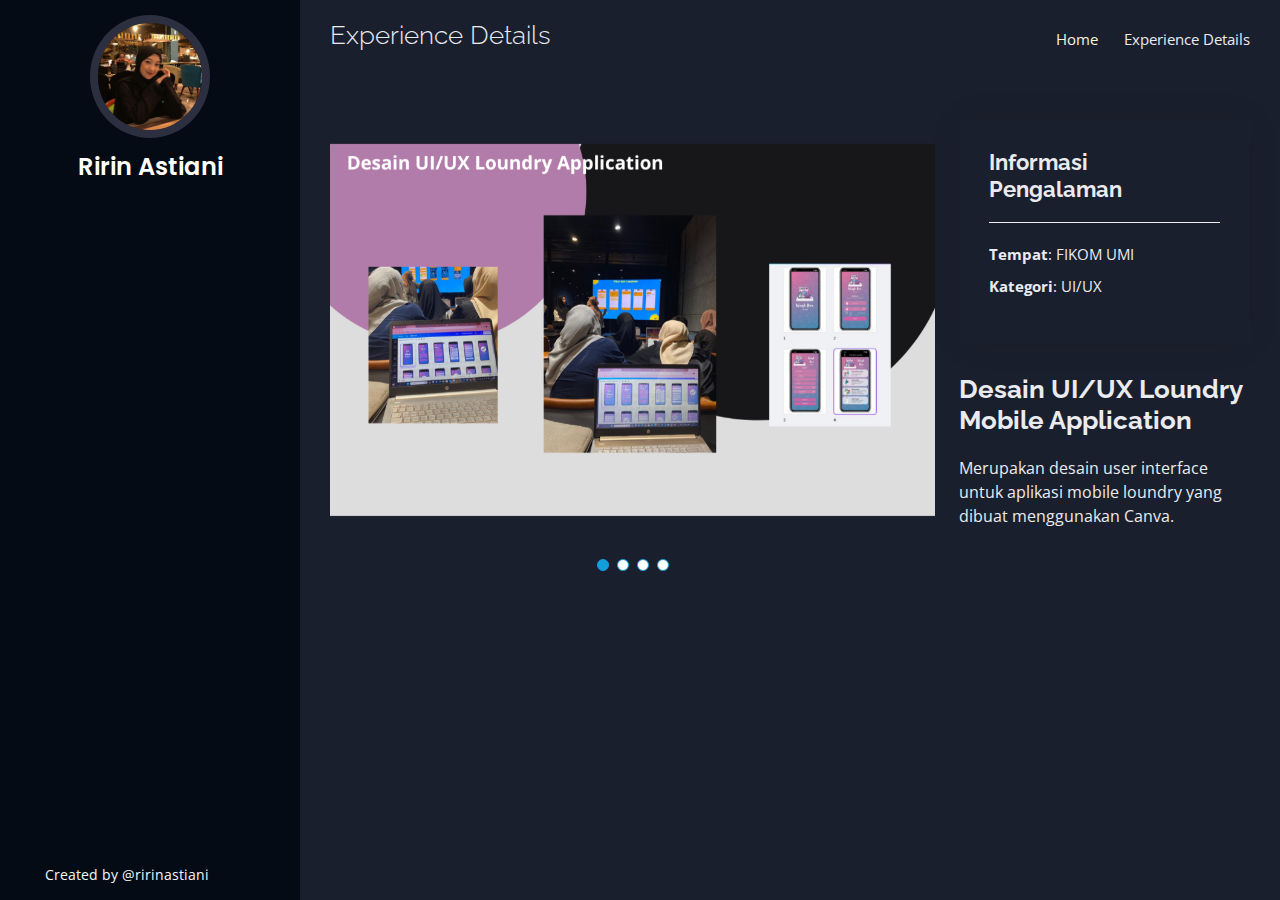
<file: 4.html>
<!DOCTYPE html>
<html lang="en">

<head>
  <meta charset="utf-8">
  <meta content="width=device-width, initial-scale=1.0" name="viewport">

  <title>Desain UI/UX Loundry Application</title>
  <meta content="" name="description">
  <meta content="" name="keywords">

  <!-- Favicons -->
  <link href="assets/img/profile.jpeg" rel="icon">

  <!-- Google Fonts -->
  <link href="https://fonts.googleapis.com/css?family=Open+Sans:300,300i,400,400i,600,600i,700,700i|Raleway:300,300i,400,400i,500,500i,600,600i,700,700i|Poppins:300,300i,400,400i,500,500i,600,600i,700,700i" rel="stylesheet">

  <!-- Vendor CSS Files -->
  <link href="assets/vendor/aos/aos.css" rel="stylesheet">
  <link href="assets/vendor/bootstrap/css/bootstrap.min.css" rel="stylesheet">
  <link href="assets/vendor/bootstrap-icons/bootstrap-icons.css" rel="stylesheet">
  <link href="assets/vendor/boxicons/css/boxicons.min.css" rel="stylesheet">
  <link href="assets/vendor/glightbox/css/glightbox.min.css" rel="stylesheet">
  <link href="assets/vendor/swiper/swiper-bundle.min.css" rel="stylesheet">

  <!-- Template Main CSS File -->
  <link href="assets/css/style.css" rel="stylesheet">

</head>

<body>

  <!-- ======= Mobile nav toggle button ======= -->
  <i class="bi bi-list mobile-nav-toggle d-xl-none"></i>

  <!-- ======= Header ======= -->
  <header id="header">
    <div class="d-flex flex-column">

      <div class="profile">
        <img src="assets/img/profile.jpeg" alt="" class="img-fluid rounded-circle">
        <h1 class="text-light"><a href="index.html">Ririn Astiani</a></h1>
        <div class="social-links mt-3 text-center">
          <!-- <a href="#" class="instagram"><i class="bx bxl-instagram"></i></a> -->
          <!-- <a href="https://www.linkedin.com/in/mohamadfajaragung" target="_blank" class="linkedin"><i class="bx bxl-linkedin"></i></a> -->
        </div>
      </div>
      </div>

      <nav id="navbar" class="nav-menu navbar">
        <ul>
    
        </ul>
      </nav><!-- .nav-menu -->
    </div>
  </header><!-- End Header -->

  <main id="main">

    <!-- ======= Breadcrumbs ======= -->
    <section id="breadcrumbs" class="breadcrumbs">
      <div class="container">

        <div class="d-flex justify-content-between align-items-center">
          <h2>Experience Details</h2>
          <ol>
            <li><a href="index.html">Home</a></li>
            <li>Experience Details</li>
          </ol>
        </div>

      </div>
    </section><!-- End Breadcrumbs -->

    <!-- ======= Portfolio Details Section ======= -->
    <section id="portfolio-details" class="portfolio-details">
      <div class="container">

        <div class="row gy-4">

          <div class="col-lg-8">
            <div class="portfolio-details-slider swiper">
              <div class="swiper-wrapper align-items-center">

                <div class="swiper-slide">
                  <img src="assets/img/experience/banner (4).png" alt="">
                </div>
                <div class="swiper-slide">
                  <img src="assets/img/experience/detail/4/1.jpeg" alt="">
                </div>
                <div class="swiper-slide">
                  <img src="assets/img/experience/detail/4/2.jpeg" alt="">
                </div>
                <div class="swiper-slide">
                  <img src="assets/img/experience/detail/4/3.jpeg" alt="">
                </div>
            
 
               
              

                
    

              </div>
              <div class="swiper-pagination"></div>
            </div>
          </div>

          <div class="col-lg-4">
            <div class="portfolio-info">
              <h3>Informasi Pengalaman</h3>
              <ul>
                <li><strong>Tempat</strong>: FIKOM UMI</li>
                <li><strong>Kategori</strong>: UI/UX</li>
                <!-- <li><strong>Waktu</strong>: Oktober – November 2025</li> -->
              </ul>
            </div>
            <div class="portfolio-description">
              <h2>Desain UI/UX Loundry Mobile Application</h2>
              <p>
                 Merupakan desain user interface untuk aplikasi mobile loundry yang dibuat menggunakan Canva.
              </p>
            </div>
          </div>

        </div>

      </div>
    </section><!-- End Portfolio Details Section -->

  </main><!-- End #main -->

  <!-- ======= Footer ======= -->
  <footer id="footer">
    <div class="container">
  
        Created by @ririnastiani
      </div>
    </div>
  </footer><!-- End  Footer -->

  <a href="#" class="back-to-top d-flex align-items-center justify-content-center"><i class="bi bi-arrow-up-short"></i></a>

  <!-- Vendor JS Files -->
  <script src="assets/vendor/purecounter/purecounter_vanilla.js"></script>
  <script src="assets/vendor/aos/aos.js"></script>
  <script src="assets/vendor/bootstrap/js/bootstrap.bundle.min.js"></script>
  <script src="assets/vendor/glightbox/js/glightbox.min.js"></script>
  <script src="assets/vendor/isotope-layout/isotope.pkgd.min.js"></script>
  <script src="assets/vendor/swiper/swiper-bundle.min.js"></script>
  <script src="assets/vendor/typed.js/typed.umd.js"></script>
  <script src="assets/vendor/waypoints/noframework.waypoints.js"></script>
  <script src="assets/vendor/php-email-form/validate.js"></script>

  <!-- Template Main JS File -->
  <script src="assets/js/main.js"></script>

</body>

</html>
</file>
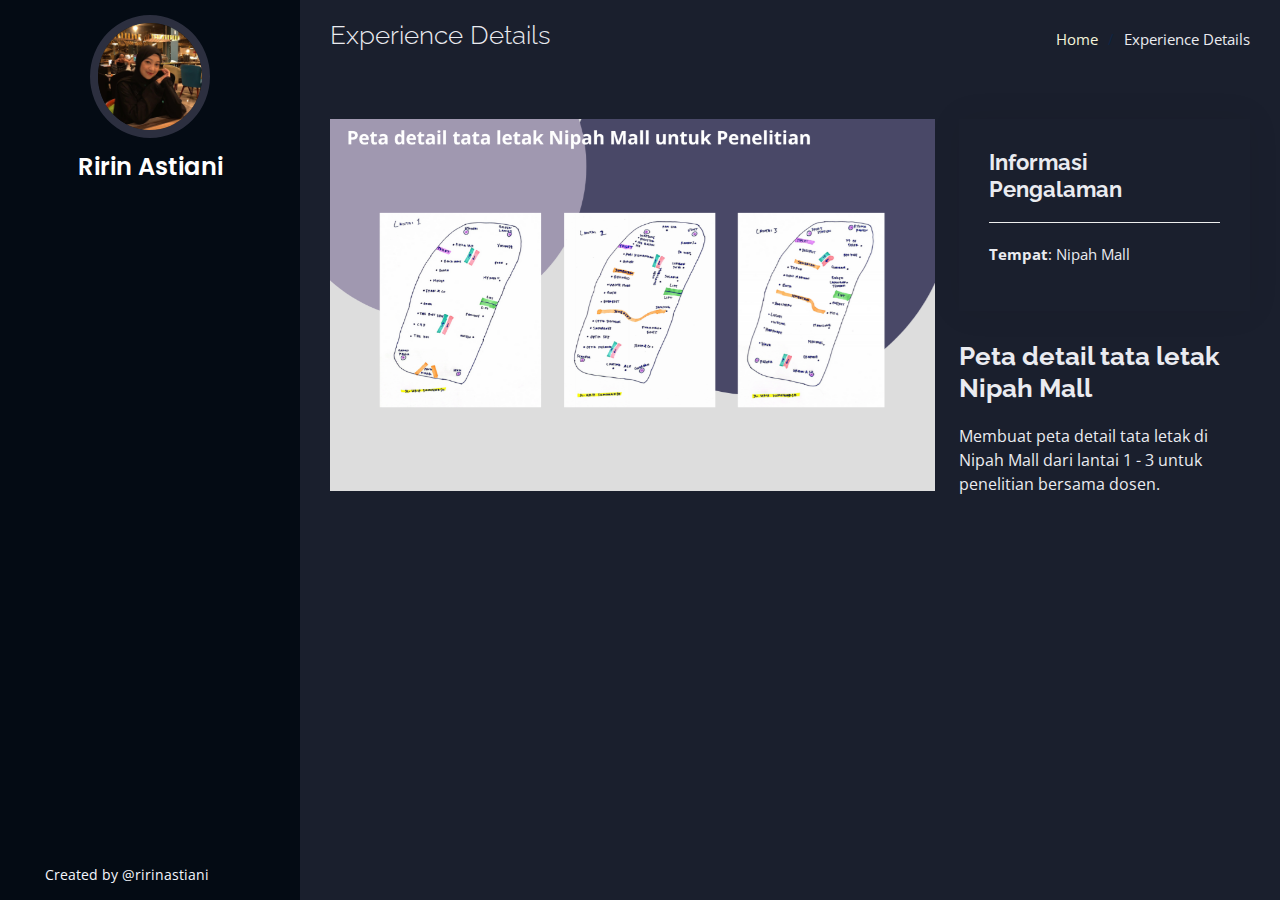
<file: 5.html>
<!DOCTYPE html>
<html lang="en">

<head>
  <meta charset="utf-8">
  <meta content="width=device-width, initial-scale=1.0" name="viewport">

  <title>Peta detail tata letak nipah mall untuk penelitian</title>
  <meta content="" name="description">
  <meta content="" name="keywords">

  <!-- Favicons -->
  <link href="assets/img/profile.jpeg" rel="icon">

  <!-- Google Fonts -->
  <link href="https://fonts.googleapis.com/css?family=Open+Sans:300,300i,400,400i,600,600i,700,700i|Raleway:300,300i,400,400i,500,500i,600,600i,700,700i|Poppins:300,300i,400,400i,500,500i,600,600i,700,700i" rel="stylesheet">

  <!-- Vendor CSS Files -->
  <link href="assets/vendor/aos/aos.css" rel="stylesheet">
  <link href="assets/vendor/bootstrap/css/bootstrap.min.css" rel="stylesheet">
  <link href="assets/vendor/bootstrap-icons/bootstrap-icons.css" rel="stylesheet">
  <link href="assets/vendor/boxicons/css/boxicons.min.css" rel="stylesheet">
  <link href="assets/vendor/glightbox/css/glightbox.min.css" rel="stylesheet">
  <link href="assets/vendor/swiper/swiper-bundle.min.css" rel="stylesheet">

  <!-- Template Main CSS File -->
  <link href="assets/css/style.css" rel="stylesheet">

</head>

<body>

  <!-- ======= Mobile nav toggle button ======= -->
  <i class="bi bi-list mobile-nav-toggle d-xl-none"></i>

  <!-- ======= Header ======= -->
  <header id="header">
    <div class="d-flex flex-column">

      <div class="profile">
        <img src="assets/img/profile.jpeg" alt="" class="img-fluid rounded-circle">
        <h1 class="text-light"><a href="index.html">Ririn Astiani</a></h1>
        <div class="social-links mt-3 text-center">
          <!-- <a href="#" class="instagram"><i class="bx bxl-instagram"></i></a> -->
          <!-- <a href="https://www.linkedin.com/in/mohamadfajaragung" target="_blank" class="linkedin"><i class="bx bxl-linkedin"></i></a> -->
        </div>
      </div>
      </div>

      <nav id="navbar" class="nav-menu navbar">
        <ul>
    
        </ul>
      </nav><!-- .nav-menu -->
    </div>
  </header><!-- End Header -->

  <main id="main">

    <!-- ======= Breadcrumbs ======= -->
    <section id="breadcrumbs" class="breadcrumbs">
      <div class="container">

        <div class="d-flex justify-content-between align-items-center">
          <h2>Experience Details</h2>
          <ol>
            <li><a href="index.html">Home</a></li>
            <li>Experience Details</li>
          </ol>
        </div>

      </div>
    </section><!-- End Breadcrumbs -->

    <!-- ======= Portfolio Details Section ======= -->
    <section id="portfolio-details" class="portfolio-details">
      <div class="container">

        <div class="row gy-4">

          <div class="col-lg-8">
            <div class="portfolio-details-slider swiper">
              <div class="swiper-wrapper align-items-center">

                <div class="swiper-slide">
                  <img src="assets/img/experience/banner (5).png" alt="">
                </div>
  
            
 
               
              

                
    

              </div>
              <div class="swiper-pagination"></div>
            </div>
          </div>

          <div class="col-lg-4">
            <div class="portfolio-info">
              <h3>Informasi Pengalaman</h3>
              <ul>
                <li><strong>Tempat</strong>: Nipah Mall</li>
                <!-- <li><strong>Waktu</strong>: Oktober – November 2025</li> -->
              </ul>
            </div>
            <div class="portfolio-description">
              <h2>Peta detail tata letak Nipah Mall</h2>
              <p>
                 Membuat peta detail tata letak di Nipah Mall dari lantai 1 - 3 untuk penelitian bersama dosen.
              </p>
            </div>
          </div>

        </div>

      </div>
    </section><!-- End Portfolio Details Section -->

  </main><!-- End #main -->

  <!-- ======= Footer ======= -->
  <footer id="footer">
    <div class="container">
  
        Created by @ririnastiani
      </div>
    </div>
  </footer><!-- End  Footer -->

  <a href="#" class="back-to-top d-flex align-items-center justify-content-center"><i class="bi bi-arrow-up-short"></i></a>

  <!-- Vendor JS Files -->
  <script src="assets/vendor/purecounter/purecounter_vanilla.js"></script>
  <script src="assets/vendor/aos/aos.js"></script>
  <script src="assets/vendor/bootstrap/js/bootstrap.bundle.min.js"></script>
  <script src="assets/vendor/glightbox/js/glightbox.min.js"></script>
  <script src="assets/vendor/isotope-layout/isotope.pkgd.min.js"></script>
  <script src="assets/vendor/swiper/swiper-bundle.min.js"></script>
  <script src="assets/vendor/typed.js/typed.umd.js"></script>
  <script src="assets/vendor/waypoints/noframework.waypoints.js"></script>
  <script src="assets/vendor/php-email-form/validate.js"></script>

  <!-- Template Main JS File -->
  <script src="assets/js/main.js"></script>

</body>

</html>
</file>
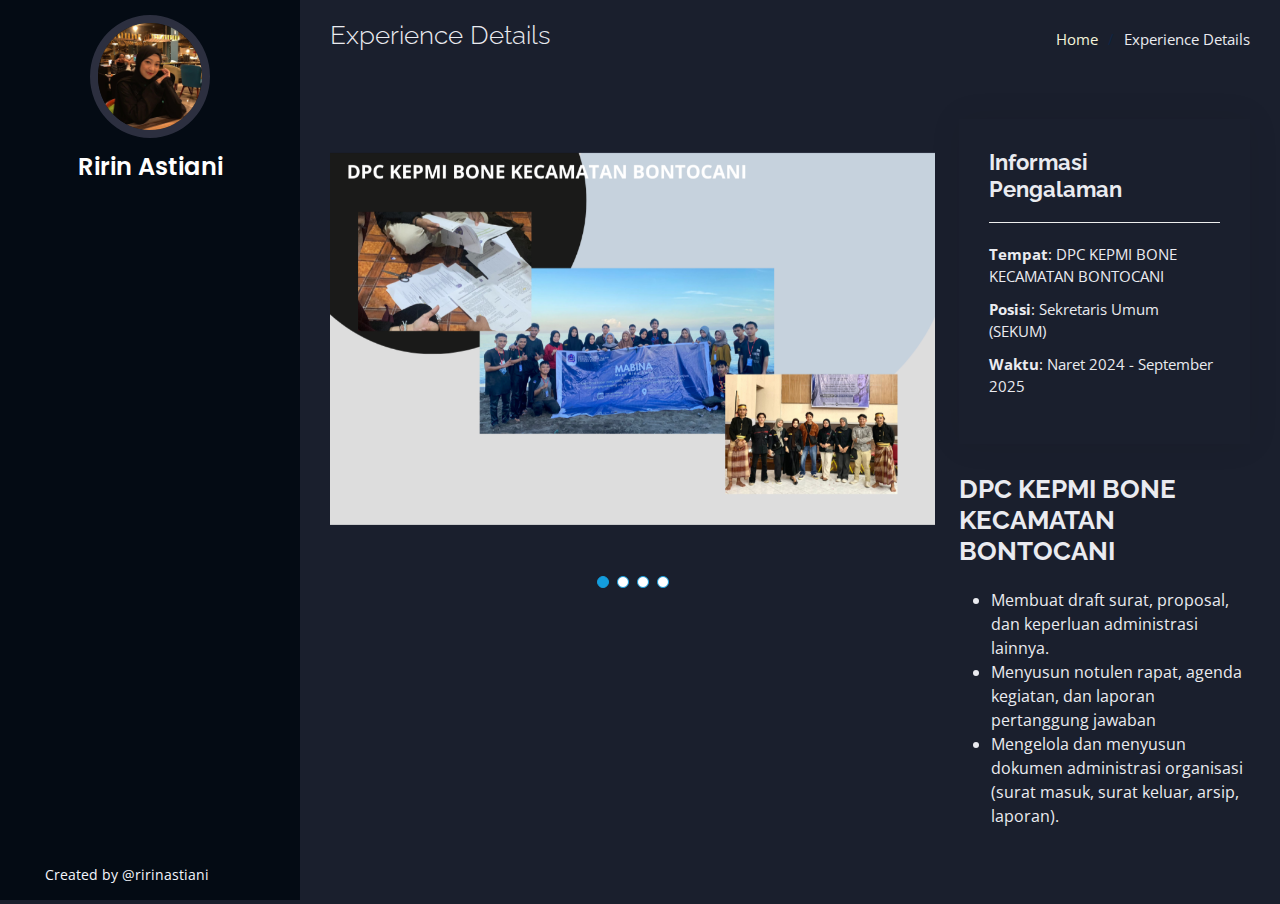
<file: 6.html>
<!DOCTYPE html>
<html lang="en">

<head>
  <meta charset="utf-8">
  <meta content="width=device-width, initial-scale=1.0" name="viewport">

  <title>DPC KEPMI BONE KECAMATAN BONTOCANI</title>
  <meta content="" name="description">
  <meta content="" name="keywords">

  <!-- Favicons -->
  <link href="assets/img/profile.jpeg" rel="icon">

  <!-- Google Fonts -->
  <link href="https://fonts.googleapis.com/css?family=Open+Sans:300,300i,400,400i,600,600i,700,700i|Raleway:300,300i,400,400i,500,500i,600,600i,700,700i|Poppins:300,300i,400,400i,500,500i,600,600i,700,700i" rel="stylesheet">

  <!-- Vendor CSS Files -->
  <link href="assets/vendor/aos/aos.css" rel="stylesheet">
  <link href="assets/vendor/bootstrap/css/bootstrap.min.css" rel="stylesheet">
  <link href="assets/vendor/bootstrap-icons/bootstrap-icons.css" rel="stylesheet">
  <link href="assets/vendor/boxicons/css/boxicons.min.css" rel="stylesheet">
  <link href="assets/vendor/glightbox/css/glightbox.min.css" rel="stylesheet">
  <link href="assets/vendor/swiper/swiper-bundle.min.css" rel="stylesheet">

  <!-- Template Main CSS File -->
  <link href="assets/css/style.css" rel="stylesheet">

</head>

<body>

  <!-- ======= Mobile nav toggle button ======= -->
  <i class="bi bi-list mobile-nav-toggle d-xl-none"></i>

  <!-- ======= Header ======= -->
  <header id="header">
    <div class="d-flex flex-column">

      <div class="profile">
        <img src="assets/img/profile.jpeg" alt="" class="img-fluid rounded-circle">
        <h1 class="text-light"><a href="index.html">Ririn Astiani</a></h1>
        <div class="social-links mt-3 text-center">
          <!-- <a href="#" class="instagram"><i class="bx bxl-instagram"></i></a> -->
          <!-- <a href="https://www.linkedin.com/in/mohamadfajaragung" target="_blank" class="linkedin"><i class="bx bxl-linkedin"></i></a> -->
        </div>
      </div>
      </div>

      <nav id="navbar" class="nav-menu navbar">
        <ul>
    
        </ul>
      </nav><!-- .nav-menu -->
    </div>
  </header><!-- End Header -->

  <main id="main">

    <!-- ======= Breadcrumbs ======= -->
    <section id="breadcrumbs" class="breadcrumbs">
      <div class="container">

        <div class="d-flex justify-content-between align-items-center">
          <h2>Experience Details</h2>
          <ol>
            <li><a href="index.html">Home</a></li>
            <li>Experience Details</li>
          </ol>
        </div>

      </div>
    </section><!-- End Breadcrumbs -->

    <!-- ======= Portfolio Details Section ======= -->
    <section id="portfolio-details" class="portfolio-details">
      <div class="container">

        <div class="row gy-4">

          <div class="col-lg-8">
            <div class="portfolio-details-slider swiper">
              <div class="swiper-wrapper align-items-center">

                <div class="swiper-slide">
                  <img src="assets/img/experience/banner (6).png" alt="">
                </div>
                <div class="swiper-slide">
                  <img src="assets/img/experience/detail/6/1.jpeg" alt="">
                </div>
                <div class="swiper-slide">
                  <img src="assets/img/experience/detail/6/2.jpeg" alt="">
                </div>
                <div class="swiper-slide">
                  <img src="assets/img/experience/detail/6/3.jpeg" alt="">
                </div>
    
            
 
               
              

                
    

              </div>
              <div class="swiper-pagination"></div>
            </div>
          </div>

          <div class="col-lg-4">
            <div class="portfolio-info">
              <h3>Informasi Pengalaman</h3>
              <ul>
                <li><strong>Tempat</strong>: DPC KEPMI BONE KECAMATAN BONTOCANI</li>
                <li><strong>Posisi</strong>: Sekretaris Umum (SEKUM)</li>
                <li><strong>Waktu</strong>: Naret 2024 - September 2025</li>
              </ul>
            </div>
            <div class="portfolio-description">
              <h2>DPC KEPMI BONE KECAMATAN BONTOCANI</h2>
                <ul>
                  <li>Membuat draft surat, proposal, dan keperluan administrasi lainnya.</li>
                  <li>Menyusun notulen rapat, agenda kegiatan, dan laporan pertanggung jawaban</li>
                  <li>Mengelola dan menyusun dokumen administrasi organisasi (surat masuk, surat keluar, arsip, 
laporan).</li>
                </ul>
            </div>
          </div>

        </div>

      </div>
    </section><!-- End Portfolio Details Section -->

  </main><!-- End #main -->

  <!-- ======= Footer ======= -->
  <footer id="footer">
    <div class="container">
  
        Created by @ririnastiani
      </div>
    </div>
  </footer><!-- End  Footer -->

  <a href="#" class="back-to-top d-flex align-items-center justify-content-center"><i class="bi bi-arrow-up-short"></i></a>

  <!-- Vendor JS Files -->
  <script src="assets/vendor/purecounter/purecounter_vanilla.js"></script>
  <script src="assets/vendor/aos/aos.js"></script>
  <script src="assets/vendor/bootstrap/js/bootstrap.bundle.min.js"></script>
  <script src="assets/vendor/glightbox/js/glightbox.min.js"></script>
  <script src="assets/vendor/isotope-layout/isotope.pkgd.min.js"></script>
  <script src="assets/vendor/swiper/swiper-bundle.min.js"></script>
  <script src="assets/vendor/typed.js/typed.umd.js"></script>
  <script src="assets/vendor/waypoints/noframework.waypoints.js"></script>
  <script src="assets/vendor/php-email-form/validate.js"></script>

  <!-- Template Main JS File -->
  <script src="assets/js/main.js"></script>

</body>

</html>
</file>
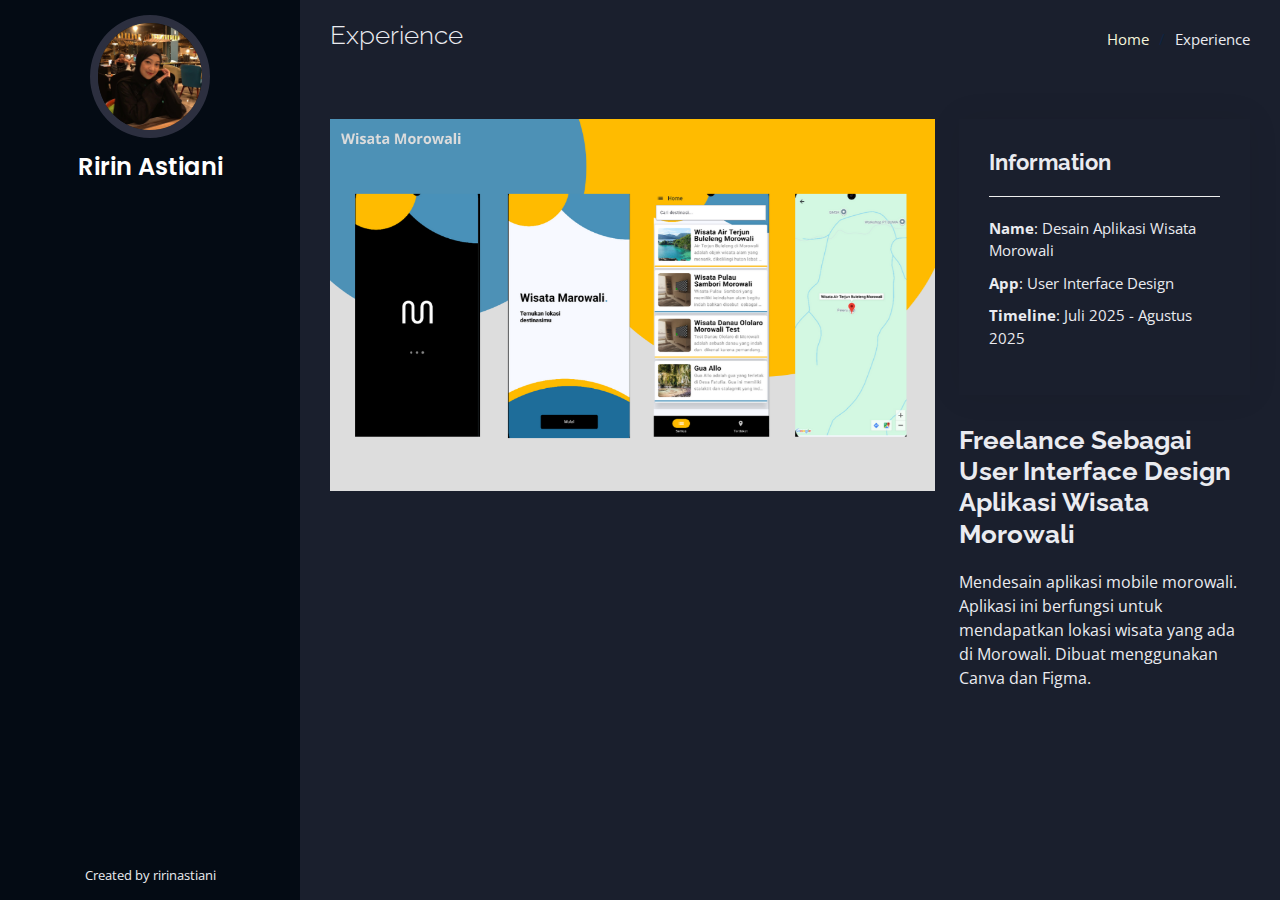
<file: appWisataMarowali.html>
<!DOCTYPE html>
<html lang="en">

<head>
  <meta charset="utf-8">
  <meta content="width=device-width, initial-scale=1.0" name="viewport">

  <title>Desain User Interface Aplikasi Wisata Morowali</title>
  <meta content="" name="description">
  <meta content="" name="keywords">

  <!-- Favicons -->
  <link href="assets/img/profile.jpeg" rel="icon">
  <link href="assets/img/apple-touch-icon.png" rel="apple-touch-icon">

  <!-- Google Fonts -->
  <link href="https://fonts.googleapis.com/css?family=Open+Sans:300,300i,400,400i,600,600i,700,700i|Raleway:300,300i,400,400i,500,500i,600,600i,700,700i|Poppins:300,300i,400,400i,500,500i,600,600i,700,700i" rel="stylesheet">

  <!-- Vendor CSS Files -->
  <link href="assets/vendor/aos/aos.css" rel="stylesheet">
  <link href="assets/vendor/bootstrap/css/bootstrap.min.css" rel="stylesheet">
  <link href="assets/vendor/bootstrap-icons/bootstrap-icons.css" rel="stylesheet">
  <link href="assets/vendor/boxicons/css/boxicons.min.css" rel="stylesheet">
  <link href="assets/vendor/glightbox/css/glightbox.min.css" rel="stylesheet">
  <link href="assets/vendor/swiper/swiper-bundle.min.css" rel="stylesheet">

  <!-- Template Main CSS File -->
  <link href="assets/css/style.css" rel="stylesheet">

</head>

<body>

  <!-- ======= Mobile nav toggle button ======= -->
  <i class="bi bi-list mobile-nav-toggle d-xl-none"></i>

  <!-- ======= Header ======= -->
  <header id="header">
    <div class="d-flex flex-column">

      <div class="profile">
        <img src="assets/img/profile.jpeg" alt="" class="img-fluid rounded-circle">
        <h1 class="text-light"><a href="index.html">Ririn Astiani</a></h1>
        <div class="social-links mt-3 text-center">
          <!-- <a href="#" class="instagram"><i class="bx bxl-instagram"></i></a> -->
        </div>
      </div>
      </div>

      <nav id="navbar" class="nav-menu navbar">
        <ul>
    
        </ul>
      </nav><!-- .nav-menu -->
    </div>
  </header><!-- End Header -->

  <main id="main">

    <!-- ======= Breadcrumbs ======= -->
    <section id="breadcrumbs" class="breadcrumbs">
      <div class="container">

        <div class="d-flex justify-content-between align-items-center">
          <h2>Experience</h2>
          <ol>
            <li><a href="index.html">Home</a></li>
            <li>Experience</li>
          </ol>
        </div>

      </div>
    </section><!-- End Breadcrumbs -->

    <!-- ======= Experience Details Section ======= -->
    <section id="portfolio-details" class="portfolio-details">
      <div class="container">

        <div class="row gy-4">

          <div class="col-lg-8">
            <div class="portfolio-details-slider swiper">
              <div class="swiper-wrapper align-items-center">

                <div class="swiper-slide">
                  <img src="assets/img/experience/wisatamorowali/banner.png" alt="">
                </div>
                
  

              </div>
              <div class="swiper-pagination"></div>
            </div>
          </div>

          <div class="col-lg-4">
            <div class="portfolio-info">
              <h3>Information</h3>
              <ul>
                <li><strong>Name</strong>: Desain Aplikasi Wisata Morowali</li>
                <li><strong>App</strong>: User Interface Design</li>
                <li><strong>Timeline</strong>: Juli 2025 - Agustus 2025</li>
                <!-- <li><strong>Capstone Project</strong>: <a href="https://github.com/ChickenFarming" target="_blank">https://github.com/ChickenFarming</a></li> -->
              </ul>
            </div>
            <div class="portfolio-description">
              <h2>Freelance Sebagai User Interface Design Aplikasi Wisata Morowali</h2>
              <p>
                Mendesain aplikasi mobile morowali. Aplikasi ini berfungsi untuk mendapatkan lokasi wisata yang ada di Morowali. Dibuat menggunakan Canva dan Figma.
              </p>
            </div>
          </div>

        </div>

      </div>
    </section><!-- End Portfolio Details Section -->

  </main><!-- End #main -->

  <!-- ======= Footer ======= -->
  <footer id="footer">
    <div class="container">
  
      <div class="credits">
        <!-- All the links in the footer should remain intact. -->
        <!-- You can delete the links only if you purchased the pro version. -->
        <!-- Licensing information: https://bootstrapmade.com/license/ -->
        <!-- Purchase the pro version with working PHP/AJAX contact form: https://bootstrapmade.com/iportfolio-bootstrap-portfolio-websites-template/ -->
        Created by ririnastiani
      </div>
    </div>
  </footer><!-- End  Footer -->

  <a href="#" class="back-to-top d-flex align-items-center justify-content-center"><i class="bi bi-arrow-up-short"></i></a>

  <!-- Vendor JS Files -->
  <script src="assets/vendor/purecounter/purecounter_vanilla.js"></script>
  <script src="assets/vendor/aos/aos.js"></script>
  <script src="assets/vendor/bootstrap/js/bootstrap.bundle.min.js"></script>
  <script src="assets/vendor/glightbox/js/glightbox.min.js"></script>
  <script src="assets/vendor/isotope-layout/isotope.pkgd.min.js"></script>
  <script src="assets/vendor/swiper/swiper-bundle.min.js"></script>
  <script src="assets/vendor/typed.js/typed.umd.js"></script>
  <script src="assets/vendor/waypoints/noframework.waypoints.js"></script>
  <script src="assets/vendor/php-email-form/validate.js"></script>

  <!-- Template Main JS File -->
  <script src="assets/js/main.js"></script>

</body>

</html>
</file>
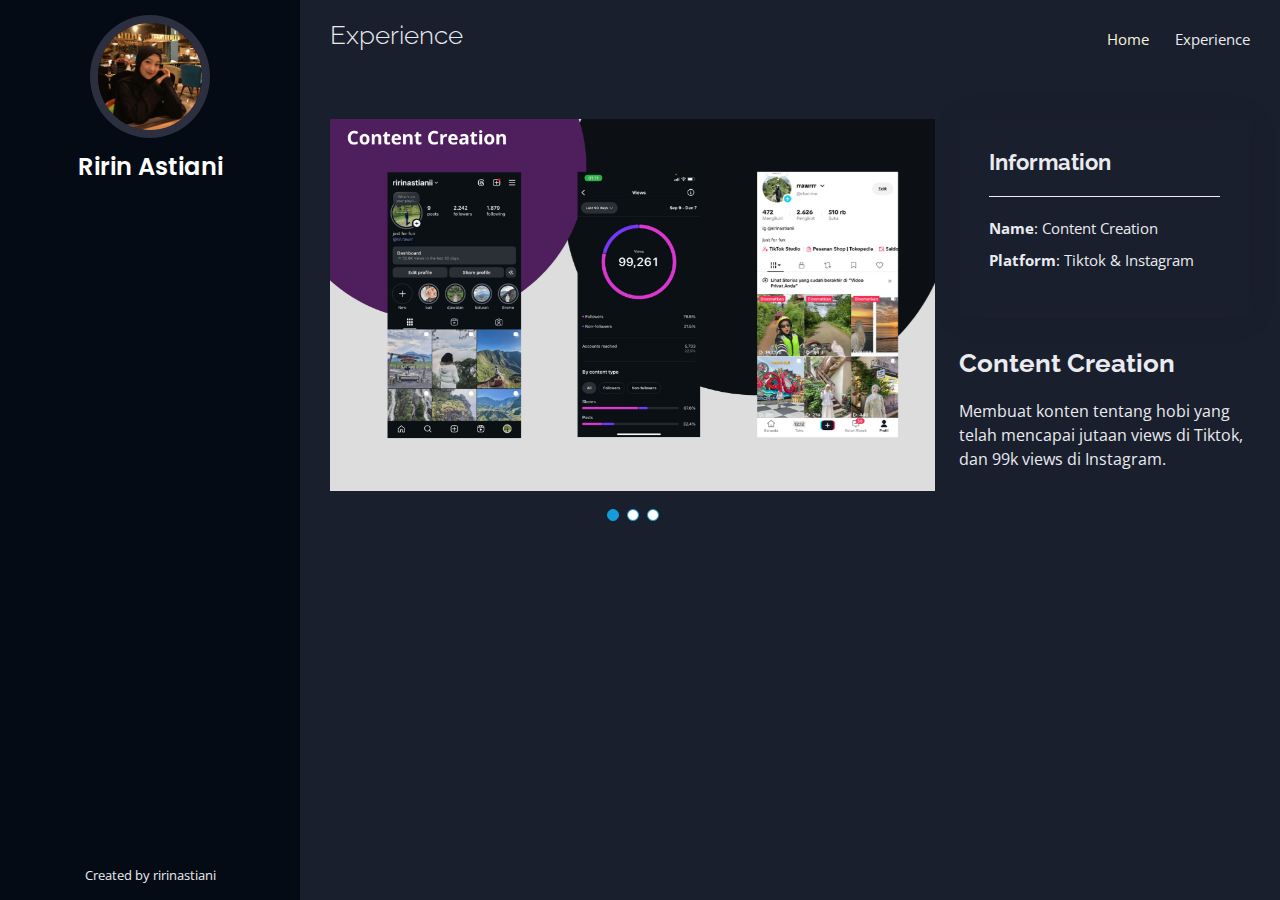
<file: contentcreation.html>
<!DOCTYPE html>
<html lang="en">

<head>
  <meta charset="utf-8">
  <meta content="width=device-width, initial-scale=1.0" name="viewport">

  <title>Content Creation</title>
  <meta content="" name="description">
  <meta content="" name="keywords">

  <!-- Favicons -->
  <link href="assets/img/fajar profile.jpeg" rel="icon">
  <link href="assets/img/apple-touch-icon.png" rel="apple-touch-icon">

  <!-- Google Fonts -->
  <link href="https://fonts.googleapis.com/css?family=Open+Sans:300,300i,400,400i,600,600i,700,700i|Raleway:300,300i,400,400i,500,500i,600,600i,700,700i|Poppins:300,300i,400,400i,500,500i,600,600i,700,700i" rel="stylesheet">

  <!-- Vendor CSS Files -->
  <link href="assets/vendor/aos/aos.css" rel="stylesheet">
  <link href="assets/vendor/bootstrap/css/bootstrap.min.css" rel="stylesheet">
  <link href="assets/vendor/bootstrap-icons/bootstrap-icons.css" rel="stylesheet">
  <link href="assets/vendor/boxicons/css/boxicons.min.css" rel="stylesheet">
  <link href="assets/vendor/glightbox/css/glightbox.min.css" rel="stylesheet">
  <link href="assets/vendor/swiper/swiper-bundle.min.css" rel="stylesheet">

  <!-- Template Main CSS File -->
  <link href="assets/css/style.css" rel="stylesheet">

</head>

<body>

  <!-- ======= Mobile nav toggle button ======= -->
  <i class="bi bi-list mobile-nav-toggle d-xl-none"></i>

  <!-- ======= Header ======= -->
  <header id="header">
    <div class="d-flex flex-column">

      <div class="profile">
        <img src="assets/img/profile.jpeg" alt="" class="img-fluid rounded-circle">
        <h1 class="text-light"><a href="index.html">Ririn Astiani</a></h1>
        <div class="social-links mt-3 text-center">
          <!-- <a href="#" class="instagram"><i class="bx bxl-instagram"></i></a> -->
        </div>
      </div>
      </div>

      <nav id="navbar" class="nav-menu navbar">
        <ul>
    
        </ul>
      </nav><!-- .nav-menu -->
    </div>
  </header><!-- End Header -->

  <main id="main">

    <!-- ======= Breadcrumbs ======= -->
    <section id="breadcrumbs" class="breadcrumbs">
      <div class="container">

        <div class="d-flex justify-content-between align-items-center">
          <h2>Experience</h2>
          <ol>
            <li><a href="index.html">Home</a></li>
            <li>Experience</li>
          </ol>
        </div>

      </div>
    </section><!-- End Breadcrumbs -->

    <!-- ======= Experience Details Section ======= -->
    <section id="portfolio-details" class="portfolio-details">
      <div class="container">

        <div class="row gy-4">

          <div class="col-lg-8">
            <div class="portfolio-details-slider swiper">
              <div class="swiper-wrapper align-items-center">

                <div class="swiper-slide">
                  <img src="assets/img/experience/ContentCreation/1.png" alt="">
                </div>
                <div class="swiper-slide">
                  <img src="assets/img/experience/ContentCreation/2.png" alt="">
                </div>
                <div class="swiper-slide">
                  <img src="assets/img/experience/ContentCreation/3.png" alt="">
                </div>
          
           
                
  

              </div>
              <div class="swiper-pagination"></div>
            </div>
          </div>

          <div class="col-lg-4">
            <div class="portfolio-info">
              <h3>Information</h3>
              <ul>
                <li><strong>Name</strong>: Content Creation </li>
                <li><strong>Platform</strong>: Tiktok & Instagram</li>
                <!-- <li><strong>Capstone Project</strong>: <a href="https://github.com/ChickenFarming" target="_blank">https://github.com/ChickenFarming</a></li> -->
              </ul>
            </div>
            <div class="portfolio-description">
              <h2>Content Creation</h2>
              <p>
                Membuat konten tentang hobi yang telah mencapai jutaan views di Tiktok, dan 99k views di Instagram.
              </p>
            </div>
          </div>

        </div>

      </div>
    </section><!-- End Portfolio Details Section -->

  </main><!-- End #main -->

  <!-- ======= Footer ======= -->
  <footer id="footer">
    <div class="container">
  
      <div class="credits">

        Created by ririnastiani
      </div>
    </div>
  </footer><!-- End  Footer -->

  <a href="#" class="back-to-top d-flex align-items-center justify-content-center"><i class="bi bi-arrow-up-short"></i></a>

  <!-- Vendor JS Files -->
  <script src="assets/vendor/purecounter/purecounter_vanilla.js"></script>
  <script src="assets/vendor/aos/aos.js"></script>
  <script src="assets/vendor/bootstrap/js/bootstrap.bundle.min.js"></script>
  <script src="assets/vendor/glightbox/js/glightbox.min.js"></script>
  <script src="assets/vendor/isotope-layout/isotope.pkgd.min.js"></script>
  <script src="assets/vendor/swiper/swiper-bundle.min.js"></script>
  <script src="assets/vendor/typed.js/typed.umd.js"></script>
  <script src="assets/vendor/waypoints/noframework.waypoints.js"></script>
  <script src="assets/vendor/php-email-form/validate.js"></script>

  <!-- Template Main JS File -->
  <script src="assets/js/main.js"></script>

</body>

</html>
</file>
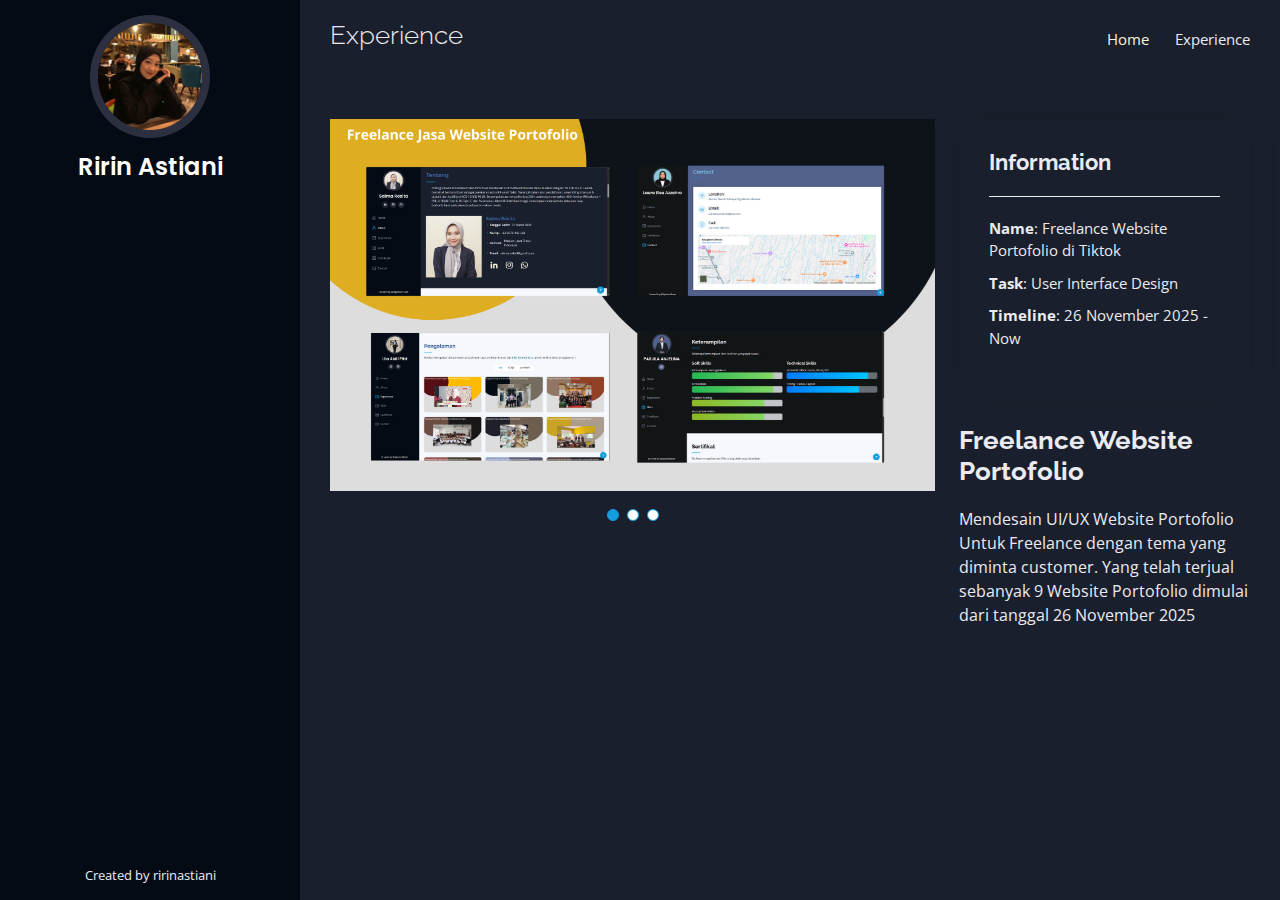
<file: webportodetail.html>
<!DOCTYPE html>
<html lang="en">

<head>
  <meta charset="utf-8">
  <meta content="width=device-width, initial-scale=1.0" name="viewport">

  <title>Freelance Website Portofilio</title>
  <meta content="" name="description">
  <meta content="" name="keywords">

  <!-- Favicons -->
  <link href="assets/img/fajar profile.jpeg" rel="icon">
  <link href="assets/img/apple-touch-icon.png" rel="apple-touch-icon">

  <!-- Google Fonts -->
  <link href="https://fonts.googleapis.com/css?family=Open+Sans:300,300i,400,400i,600,600i,700,700i|Raleway:300,300i,400,400i,500,500i,600,600i,700,700i|Poppins:300,300i,400,400i,500,500i,600,600i,700,700i" rel="stylesheet">

  <!-- Vendor CSS Files -->
  <link href="assets/vendor/aos/aos.css" rel="stylesheet">
  <link href="assets/vendor/bootstrap/css/bootstrap.min.css" rel="stylesheet">
  <link href="assets/vendor/bootstrap-icons/bootstrap-icons.css" rel="stylesheet">
  <link href="assets/vendor/boxicons/css/boxicons.min.css" rel="stylesheet">
  <link href="assets/vendor/glightbox/css/glightbox.min.css" rel="stylesheet">
  <link href="assets/vendor/swiper/swiper-bundle.min.css" rel="stylesheet">

  <!-- Template Main CSS File -->
  <link href="assets/css/style.css" rel="stylesheet">

</head>

<body>

  <!-- ======= Mobile nav toggle button ======= -->
  <i class="bi bi-list mobile-nav-toggle d-xl-none"></i>

  <!-- ======= Header ======= -->
  <header id="header">
    <div class="d-flex flex-column">

      <div class="profile">
        <img src="assets/img/profile.jpeg" alt="" class="img-fluid rounded-circle">
        <h1 class="text-light"><a href="index.html">Ririn Astiani</a></h1>
        <div class="social-links mt-3 text-center">
          <!-- <a href="#" class="instagram"><i class="bx bxl-instagram"></i></a> -->
        </div>
      </div>
      </div>

      <nav id="navbar" class="nav-menu navbar">
        <ul>
    
        </ul>
      </nav><!-- .nav-menu -->
    </div>
  </header><!-- End Header -->

  <main id="main">

    <!-- ======= Breadcrumbs ======= -->
    <section id="breadcrumbs" class="breadcrumbs">
      <div class="container">

        <div class="d-flex justify-content-between align-items-center">
          <h2>Experience</h2>
          <ol>
            <li><a href="index.html">Home</a></li>
            <li>Experience</li>
          </ol>
        </div>

      </div>
    </section><!-- End Breadcrumbs -->

    <!-- ======= Experience Details Section ======= -->
    <section id="portfolio-details" class="portfolio-details">
      <div class="container">

        <div class="row gy-4">

          <div class="col-lg-8">
            <div class="portfolio-details-slider swiper">
              <div class="swiper-wrapper align-items-center">

                <div class="swiper-slide">
                  <img src="assets/img/experience/WebPorto/1.png" alt="">
                </div>
                  <div class="swiper-slide">
                  <img src="assets/img/experience/WebPorto/2.png" alt="">
                </div>
                  <div class="swiper-slide">
                  <img src="assets/img/experience/WebPorto/3.png" alt="">
                </div>
           
                
  

              </div>
              <div class="swiper-pagination"></div>
            </div>
          </div>

          <div class="col-lg-4">
            <div class="portfolio-info">
              <h3>Information</h3>
              <ul>
                <li><strong>Name</strong>: Freelance Website Portofolio di Tiktok</li>
                <li><strong>Task</strong>: User Interface Design</li>
                <li><strong>Timeline</strong>: 26 November 2025 - Now</li>
                <!-- <li><strong>Capstone Project</strong>: <a href="https://github.com/ChickenFarming" target="_blank">https://github.com/ChickenFarming</a></li> -->
              </ul>
            </div>
            <div class="portfolio-description">
              <h2>Freelance Website Portofolio</h2>
              <p>
                Mendesain UI/UX Website Portofolio Untuk Freelance dengan tema yang diminta customer. Yang telah terjual sebanyak 9 Website Portofolio dimulai dari tanggal 26 November 2025
              </p>
            </div>
          </div>

        </div>

      </div>
    </section><!-- End Portfolio Details Section -->

  </main><!-- End #main -->

  <!-- ======= Footer ======= -->
  <footer id="footer">
    <div class="container">
  
      <div class="credits">
        <!-- All the links in the footer should remain intact. -->
        <!-- You can delete the links only if you purchased the pro version. -->
        <!-- Licensing information: https://bootstrapmade.com/license/ -->
        <!-- Purchase the pro version with working PHP/AJAX contact form: https://bootstrapmade.com/iportfolio-bootstrap-portfolio-websites-template/ -->
        Created by ririnastiani
      </div>
    </div>
  </footer><!-- End  Footer -->

  <a href="#" class="back-to-top d-flex align-items-center justify-content-center"><i class="bi bi-arrow-up-short"></i></a>

  <!-- Vendor JS Files -->
  <script src="assets/vendor/purecounter/purecounter_vanilla.js"></script>
  <script src="assets/vendor/aos/aos.js"></script>
  <script src="assets/vendor/bootstrap/js/bootstrap.bundle.min.js"></script>
  <script src="assets/vendor/glightbox/js/glightbox.min.js"></script>
  <script src="assets/vendor/isotope-layout/isotope.pkgd.min.js"></script>
  <script src="assets/vendor/swiper/swiper-bundle.min.js"></script>
  <script src="assets/vendor/typed.js/typed.umd.js"></script>
  <script src="assets/vendor/waypoints/noframework.waypoints.js"></script>
  <script src="assets/vendor/php-email-form/validate.js"></script>

  <!-- Template Main JS File -->
  <script src="assets/js/main.js"></script>

</body>

</html>
</file>
<file: assets/css/style.css>
body {
  font-family: "Open Sans", sans-serif;
  color: #eaebf0;
  background-color: #1a1f2d ;
}

a {
  color: beige  ;
  text-decoration: none;
}

a:hover {
  color: #37b3ed;
  text-decoration: none;
}

h1,
h2,
h3,
h4,
h5,
h6 {
  font-family: "Raleway", sans-serif;
}

/*--------------------------------------------------------------
# Back to top button
--------------------------------------------------------------*/
.back-to-top {
  position: fixed;
  visibility: hidden;
  opacity: 0;
  right: 15px;
  bottom: 15px;
  z-index: 996;
  background: #149ddd;
  width: 40px;
  height: 40px;
  border-radius: 50px;
  transition: all 0.4s;
}

.back-to-top i {
  font-size: 28px;
  color: #fff;
  line-height: 0;
}

.back-to-top:hover {
  background: #2eafec;
  color: #fff;
}

.back-to-top.active {
  visibility: visible;
  opacity: 1;
}

/*--------------------------------------------------------------
# Header
--------------------------------------------------------------*/
#header {
  position: fixed;
  top: 0;
  left: 0;
  bottom: 0;
  width: 300px;
  transition: all ease-in-out 0.5s;
  z-index: 9997;
  transition: all 0.5s;
  padding: 0 15px;
  background: #040b14;
  overflow-y: auto;
}

#header .profile img {
  margin: 15px auto;
  display: block;
  width: 120px;
  border: 8px solid #2c2f3f;
}

#header .profile h1 {
  font-size: 24px;
  margin: 0;
  padding: 0;
  font-weight: 600;
  -moz-text-align-last: center;
  text-align-last: center;
  font-family: "Poppins", sans-serif;
}

#header .profile h1 a,
#header .profile h1 a:hover {
  color: #fff;
  text-decoration: none;
}

#header .profile .social-links a {
  font-size: 18px;
  display: inline-block;
  background: #212431;
  color: #fff;
  line-height: 1;
  padding: 8px 0;
  margin-right: 4px;
  border-radius: 50%;
  text-align: center;
  width: 36px;
  height: 36px;
  transition: 0.3s;
}

#header .profile .social-links a:hover {
  background: #149ddd;
  color: #fff;
  text-decoration: none;
}

#main {
  margin-left: 300px;
}

.container,
.container-fluid {
  padding-left: 30px;
  padding-right: 30px;
}

@media (max-width: 1199px) {
  #header {
    left: -300px;
  }

  #main {
    margin-left: 0;
  }

  .container,
  .container-fluid {
    padding-left: 12px;
    padding-right: 12px;
  }
}

/*--------------------------------------------------------------
# Navigation Menu
--------------------------------------------------------------*/
/* Desktop Navigation */
.nav-menu {
  padding: 30px 0 0 0;
}

.nav-menu * {
  margin: 0;
  padding: 0;
  list-style: none;
}

.nav-menu>ul>li {
  position: relative;
  white-space: nowrap;
}

.nav-menu a,
.nav-menu a:focus {
  display: flex;
  align-items: center;
  color: #a8a9b4;
  padding: 12px 15px;
  margin-bottom: 8px;
  transition: 0.3s;
  font-size: 15px;
}

.nav-menu a i,
.nav-menu a:focus i {
  font-size: 24px;
  padding-right: 8px;
  color: #6f7180;
}

.nav-menu a:hover,
.nav-menu .active,
.nav-menu .active:focus,
.nav-menu li:hover>a {
  text-decoration: none;
  color: #fff;
}

.nav-menu a:hover i,
.nav-menu .active i,
.nav-menu .active:focus i,
.nav-menu li:hover>a i {
  color: #149ddd;
}

/* Mobile Navigation */
.mobile-nav-toggle {
  position: fixed;
  right: 15px;
  top: 15px;
  z-index: 9998;
  border: 0;
  font-size: 24px;
  transition: all 0.4s;
  outline: none !important;
  background-color: #149ddd;
  color: #fff;
  width: 40px;
  height: 40px;
  display: inline-flex;
  align-items: center;
  justify-content: center;
  line-height: 0;
  border-radius: 50px;
  cursor: pointer;
}

.mobile-nav-active {
  overflow: hidden;
}

.mobile-nav-active #header {
  left: 0;
}

/*--------------------------------------------------------------
# Hero Section
--------------------------------------------------------------*/
#hero {
  width: 100%;
  height: 100vh;
  background: url("../img/background.jpg") top center;
  background-size: cover;
}

#hero:before {
  content: "";
  background: rgba(5, 13, 24, 0.3);
  position: absolute;
  bottom: 0;
  top: 0;
  left: 0;
  right: 0;
  z-index: 1;
}

#hero .hero-container {
  position: relative;
  z-index: 2;
  min-width: 300px;
}

#hero h1 {
  margin: 0 0 10px 0;
  font-size: 64px;
  font-weight: 700;
  line-height: 56px;
  color: #fff;
}

#hero p {
  color: #fff;
  margin-bottom: 50px;
  font-size: 26px;
  font-family: "Poppins", sans-serif;
}

#hero p span {
  color: #fff;
  padding-bottom: 4px;
  letter-spacing: 1px;
  border-bottom: 3px solid #149ddd;
}

@media (min-width: 1024px) {
  #hero {
    background-attachment: fixed;
  }
}

@media (max-width: 768px) {
  #hero h1 {
    font-size: 28px;
    line-height: 36px;
  }

  #hero h2 {
    font-size: 18px;
    line-height: 24px;
    margin-bottom: 30px;
  }
}

/*--------------------------------------------------------------
# Sections General
--------------------------------------------------------------*/
section {
  padding: 60px 0;
  overflow: hidden;
}

.section-bg {
  background: #f5f8fd;
}

.section-title {
  padding-bottom: 30px;
}

.section-title h2 {
  font-size: 32px;
  font-weight: bold;
  margin-bottom: 20px;
  padding-bottom: 20px;
  position: relative;
  color: #3c66a0;
}

.section-title h2::after {
  content: "";
  position: absolute;
  display: block;
  width: 50px;
  height: 3px;
  background: #149ddd;
  bottom: 0;
  left: 0;
}

.section-title p {
  margin-bottom: 0;
  color: rgb(31, 30, 32);
}

/*--------------------------------------------------------------
# About
--------------------------------------------------------------*/
.about .content h3 {
  font-weight: 700;
  font-size: 26px;
  color: #3c66a0;
}
.about .section-title p {
  color : white;
}

.about .content ul {
  list-style: none;
  padding: 0;
}

.about .content ul li {
  margin-bottom: 20px;
  display: flex;
  align-items: center;
}

.about .content ul strong {
  margin-right: 10px;
}

.about .content ul i {
  font-size: 16px;
  margin-right: 5px;
  color: #149ddd;
  line-height: 0;
}

.about .content p:last-child {
  margin-bottom: 0;
}

/*--------------------------------------------------------------
# Facts
--------------------------------------------------------------*/
.facts {
  padding-bottom: 30px;
}

.facts .count-box {
  padding: 30px;
  width: 100%;
}

.facts .count-box i {
  display: block;
  font-size: 44px;
  color: #149ddd;
  float: left;
  line-height: 0;
}

.facts .count-box span {
  font-size: 48px;
  line-height: 40px;
  display: block;
  font-weight: 700;
  color: #050d18;
  margin-left: 60px;
}

.facts .count-box p {
  padding: 15px 0 0 0;
  margin: 0 0 0 60px;
  font-family: "Raleway", sans-serif;
  font-size: 14px;
  color: #122f57;
}

.facts .count-box a {
  font-weight: 600;
  display: block;
  margin-top: 20px;
  color: #122f57;
  font-size: 15px;
  font-family: "Poppins", sans-serif;
  transition: ease-in-out 0.3s;
}

.facts .count-box a:hover {
  color: #1f5297;
}

/*--------------------------------------------------------------
# Akills
--------------------------------------------------------------*/
.skills .progress {
  height: 60px;
  display: block;
  background: none;
  border-radius: 0;
}

.skills .progress .skill {
  padding: 0;
  margin: 0 0 6px 0;
  text-transform: uppercase;
  display: block;
  font-weight: 600;
  font-family: "Poppins", sans-serif;
  color: #050d18;
}

.skills .progress .skill .val {
  float: right;
  font-style: normal;
}

.skills .progress-bar-wrap {
  background: #dce8f8;
  height: 10px;
}

.skills .progress-bar {
  width: 1px;
  height: 10px;
  transition: 0.9s;
  background-color: #149ddd;
}

/*--------------------------------------------------------------
# Resume
--------------------------------------------------------------*/
.resume .resume-title {
  font-size: 26px;
  font-weight: 700;
  margin-top: 20px;
  margin-bottom: 20px;
  color: #050d18;
}

.resume .resume-item {
  padding: 0 0 20px 20px;
  margin-top: -2px;
  border-left: 2px solid #1f5297;
  position: relative;
}

.resume .resume-item h4 {
  line-height: 18px;
  font-size: 18px;
  font-weight: 600;
  text-transform: uppercase;
  font-family: "Poppins", sans-serif;
  color: #050d18;
  margin-bottom: 10px;
}

.resume .resume-item h5 {
  font-size: 16px;
  background: #e4edf9;
  padding: 5px 15px;
  display: inline-block;
  font-weight: 600;
  margin-bottom: 10px;
}

.resume .resume-item ul {
  padding-left: 20px;
}

.resume .resume-item ul li {
  padding-bottom: 10px;
}

.resume .resume-item:last-child {
  padding-bottom: 0;
}

.resume .resume-item::before {
  content: "";
  position: absolute;
  width: 16px;
  height: 16px;
  border-radius: 50px;
  left: -9px;
  top: 0;
  background: #fff;
  border: 2px solid #1f5297;
}

/*--------------------------------------------------------------
# Portfolio
--------------------------------------------------------------*/
.portfolio .portfolio-item {
  margin-bottom: 30px;
}

.portfolio #portfolio-flters {
  padding: 0;
  margin: 0 auto 35px auto;
  list-style: none;
  text-align: center;
  background: #fff;
  border-radius: 50px;
  padding: 2px 15px;
}

.portfolio #portfolio-flters li {
  cursor: pointer;
  display: inline-block;
  padding: 10px 15px 8px 15px;
  font-size: 14px;
  font-weight: 600;
  line-height: 1;
  text-transform: uppercase;
  color: #272829;
  margin-bottom: 5px;
  transition: all 0.3s ease-in-out;
}

.portfolio #portfolio-flters li:hover,
.portfolio #portfolio-flters li.filter-active {
  color: #149ddd;
}

.portfolio #portfolio-flters li:last-child {
  margin-right: 0;
}

.portfolio .portfolio-wrap {
  transition: 0.3s;
  border-radius: 10px;
  position: relative;
  overflow: hidden;
  z-index: 1;
}

.portfolio .portfolio-wrap::before {
  content: "";
  background: rgba(255, 255, 255, 0.5);
  position: absolute;
  left: 0;
  right: 0;
  top: 0;
  bottom: 0;
  transition: all ease-in-out 0.3s;
  z-index: 2;
  opacity: 0;
}

.portfolio .portfolio-wrap .portfolio-links {
  opacity: 1;
  left: 0;
  right: 0;
  bottom: -60px;
  z-index: 3;
  position: absolute;
  transition: all ease-in-out 0.3s;
  display: flex;
  justify-content: center;
}

.portfolio .portfolio-wrap .portfolio-links a {
  color: #fff;
  font-size: 28px;
  text-align: center;
  background: rgba(20, 157, 221, 0.75);
  transition: 0.3s;
  width: 50%;
}

.portfolio .portfolio-wrap .portfolio-links a:hover {
  background: rgba(20, 157, 221, 0.95);
}

.portfolio .portfolio-wrap .portfolio-links a+a {
  border-left: 1px solid #37b3ed;
}

.portfolio .portfolio-wrap:hover::before {
  top: 0;
  left: 0;
  right: 0;
  bottom: 0;
  opacity: 1;
}

.portfolio .portfolio-wrap:hover .portfolio-links {
  opacity: 1;
  bottom: 0;
}

/*--------------------------------------------------------------
# Experience
--------------------------------------------------------------*/
.experience .experience-item {
  margin-bottom: 30px;
}

.experience #experience-flters {
  padding: 0;
  margin: 0 auto 35px auto;
  list-style: none;
  text-align: center;
  background: #fff;
  border-radius: 50px;
  padding: 2px 15px;
}

.experience #experience-flters li {
  cursor: pointer;
  display: inline-block;
  padding: 10px 15px 8px 15px;
  font-size: 14px;
  font-weight: 600;
  line-height: 1;
  text-transform: uppercase;
  color: #272829;
  margin-bottom: 5px;
  transition: all 0.3s ease-in-out;
}

.experience #experience-flters li:hover,
.experience #experience-flters li.filter-active {
  color: #149ddd;
}

.experience #experience-flters li:last-child {
  margin-right: 0;
}

.experience .experience-wrap {
  transition: 0.3s;
  border-radius: 10px;
  position: relative;
  overflow: hidden;
  z-index: 1;
}

.experience .experience-wrap::before {
  content: "";
  background: rgba(255, 255, 255, 0.5);
  position: absolute;
  left: 0;
  right: 0;
  top: 0;
  bottom: 0;
  transition: all ease-in-out 0.3s;
  z-index: 2;
  opacity: 0;
}

.experience .experience-wrap .experience-links {
  opacity: 1;
  left: 0;
  right: 0;
  bottom: -60px;
  z-index: 3;
  position: absolute;
  transition: all ease-in-out 0.3s;
  display: flex;
  justify-content: center;
}

.experience .experience-wrap .experience-links a {
  color: #fff;
  font-size: 28px;
  text-align: center;
  background: rgba(20, 157, 221, 0.75);
  transition: 0.3s;
  width: 50%;
}

.experience .experience-wrap .experience-links a:hover {
  background: rgba(20, 157, 221, 0.95);
}

.experience .experience-wrap .experience-links a+a {
  border-left: 1px solid #37b3ed;
}

.experience .experience-wrap:hover::before {
  top: 0;
  left: 0;
  right: 0;
  bottom: 0;
  opacity: 1;
}

.experience .experience-wrap:hover .experience-links {
  opacity: 1;
  bottom: 0;
}


/* Certificate */
.certificate .portfolio-item {
  margin-bottom: 30px;
}

.certificate #certificate-flters {
  padding: 0;
  margin: 0 auto 35px auto;
  list-style: none;
  text-align: center;
  background: #fff;
  border-radius: 50px;
  padding: 2px 15px;
}

.certificate #certificate-flters li {
  cursor: pointer;
  display: inline-block;
  padding: 10px 15px 8px 15px;
  font-size: 14px;
  font-weight: 600;
  line-height: 1;
  text-transform: uppercase;
  color: #272829;
  margin-bottom: 5px;
  transition: all 0.3s ease-in-out;
}

.certificate #certificate-flters li:hover,
.certificate #certificate-flters li.filter-active {
  color: #149ddd;
}

.certificate #certificate-flters li:last-child {
  margin-right: 0;
}

.certificate .certificate-wrap {
  transition: 0.3s;
  position: relative;
  overflow: hidden;
  z-index: 1;
}

.certificate .certificate-wrap::before {
  content: "";
  background: rgba(255, 255, 255, 0.5);
  position: absolute;
  left: 0;
  right: 0;
  top: 0;
  bottom: 0;
  transition: all ease-in-out 0.3s;
  z-index: 2;
  opacity: 0;
}

.certificate .certificate-wrap .certificate-links {
  opacity: 1;
  left: 0;
  right: 0;
  bottom: -60px;
  z-index: 3;
  position: absolute;
  transition: all ease-in-out 0.3s;
  display: flex;
  justify-content: center;
}

.certificate .certificate-wrap .certificate-links a {
  color: #fff;
  font-size: 28px;
  text-align: center;
  background: rgba(20, 157, 221, 0.75);
  transition: 0.3s;
  width: 50%;
}

.certificate .certificate-wrap .certificate-links a:hover {
  background: rgba(20, 157, 221, 0.95);
}

.certificate .certificate-wrap .portfolio-links a+a {
  border-left: 1px solid #37b3ed;
}

.certificate .certificate-wrap:hover::before {
  top: 0;
  left: 0;
  right: 0;
  bottom: 0;
  opacity: 1;
}

.certificate .certificate-wrap:hover .certificate-links {
  opacity: 1;
  bottom: 0;
}
/*--------------------------------------------------------------
# Portfolio Details
--------------------------------------------------------------*/
.portfolio-details {
  padding-top: 40px;
}

.portfolio-details .portfolio-details-slider img {
  width: 100%;
}

.portfolio-details .portfolio-details-slider .swiper-pagination {
  margin-top: 20px;
  position: relative;
}

.portfolio-details .portfolio-details-slider .swiper-pagination .swiper-pagination-bullet {
  width: 12px;
  height: 12px;
  background-color: #fff;
  opacity: 1;
  border: 1px solid #149ddd;
}

.portfolio-details .portfolio-details-slider .swiper-pagination .swiper-pagination-bullet-active {
  background-color: #149ddd;
}

.portfolio-details .portfolio-info {
  padding: 30px;
  box-shadow: 0px 0 30px rgba(5, 13, 24, 0.08);
}

.portfolio-details .portfolio-info h3 {
  font-size: 22px;
  font-weight: 700;
  margin-bottom: 20px;
  padding-bottom: 20px;
  border-bottom: 1px solid #eee;
}

.portfolio-details .portfolio-info ul {
  list-style: none;
  padding: 0;
  font-size: 15px;
}

.portfolio-details .portfolio-info ul li+li {
  margin-top: 10px;
}

.portfolio-details .portfolio-description {
  padding-top: 30px;
}

.portfolio-details .portfolio-description h2 {
  font-size: 26px;
  font-weight: 700;
  margin-bottom: 20px;
}

.portfolio-details .portfolio-description p {
  padding: 0;
}

/*--------------------------------------------------------------
# Services
--------------------------------------------------------------*/
.services .icon-box {
  margin-bottom: 20px;
}

.services .icon {
  float: left;
  display: flex;
  align-items: center;
  justify-content: center;
  width: 54px;
  height: 54px;
  background: #149ddd;
  border-radius: 50%;
  transition: 0.5s;
  border: 1px solid #149ddd;
}

.services .icon i {
  color: #fff;
  font-size: 24px;
  line-height: 0;
}

.services .icon-box:hover .icon {
  background: #fff;
}

.services .icon-box:hover .icon i {
  color: #149ddd;
}

.services .title {
  margin-left: 80px;
  font-weight: 700;
  margin-bottom: 15px;
  font-size: 18px;
}

.services .title a {
  color: #343a40;
}

.services .title a:hover {
  color: #149ddd;
}

.services .description {
  margin-left: 80px;
  line-height: 24px;
  font-size: 14px;
}

/*--------------------------------------------------------------
# Testimonials
--------------------------------------------------------------*/
.testimonials .testimonials-carousel,
.testimonials .testimonials-slider {
  overflow: hidden;
}

.testimonials .testimonial-item {
  box-sizing: content-box;
  text-align: center;
  min-height: 320px;
}

.testimonials .testimonial-item .testimonial-img {
  width: 90px;
  border-radius: 50%;
  margin: 0 auto;
}

.testimonials .testimonial-item h3 {
  font-size: 18px;
  font-weight: bold;
  margin: 10px 0 5px 0;
  color: #111;
}

.testimonials .testimonial-item h4 {
  font-size: 14px;
  color: #999;
  margin: 0;
}

.testimonials .testimonial-item .quote-icon-left,
.testimonials .testimonial-item .quote-icon-right {
  color: #c3e8fa;
  font-size: 26px;
}

.testimonials .testimonial-item .quote-icon-left {
  display: inline-block;
  left: -5px;
  position: relative;
}

.testimonials .testimonial-item .quote-icon-right {
  display: inline-block;
  right: -5px;
  position: relative;
  top: 10px;
}

.testimonials .testimonial-item p {
  font-style: italic;
  margin: 0 15px 15px 15px;
  padding: 20px;
  background: #fff;
  position: relative;
  margin-bottom: 35px;
  border-radius: 6px;
  box-shadow: 0px 2px 15px rgba(0, 0, 0, 0.1);
}

.testimonials .testimonial-item p::after {
  content: "";
  width: 0;
  height: 0;
  border-top: 20px solid #fff;
  border-right: 20px solid transparent;
  border-left: 20px solid transparent;
  position: absolute;
  bottom: -20px;
  left: calc(50% - 20px);
}

.testimonials .swiper-pagination {
  margin-top: 20px;
  position: relative;
}

.testimonials .swiper-pagination .swiper-pagination-bullet {
  width: 12px;
  height: 12px;
  background-color: #fff;
  opacity: 1;
  border: 1px solid #149ddd;
}

.testimonials .swiper-pagination .swiper-pagination-bullet-active {
  background-color: #149ddd;
}

/*--------------------------------------------------------------
# Contact
--------------------------------------------------------------*/
.contact {
  padding-bottom: 130px;
}

.contact .info {
  padding: 30px;
  background: #fff;
  width: 100%;
  box-shadow: 0 0 24px 0 rgba(0, 0, 0, 0.12);
}

.contact .info i {
  font-size: 20px;
  color: #149ddd;
  float: left;
  width: 44px;
  height: 44px;
  background: #dff3fc;
  display: flex;
  justify-content: center;
  align-items: center;
  border-radius: 50px;
  transition: all 0.3s ease-in-out;
}

.contact .info h4 {
  padding: 0 0 0 60px;
  font-size: 22px;
  font-weight: 600;
  margin-bottom: 5px;
  color: #050d18;
}

.contact .info p {
  padding: 0 0 10px 60px;
  margin-bottom: 20px;
  font-size: 14px;
  color: #173b6c;
}

.contact .info .email p {
  padding-top: 5px;
}

.contact .info .social-links {
  padding-left: 60px;
}

.contact .info .social-links a {
  font-size: 18px;
  display: inline-block;
  background: #333;
  color: #fff;
  line-height: 1;
  padding: 8px 0;
  border-radius: 50%;
  text-align: center;
  width: 36px;
  height: 36px;
  transition: 0.3s;
  margin-right: 10px;
}

.contact .info .social-links a:hover {
  background: #149ddd;
  color: #fff;
}

.contact .info .email:hover i,
.contact .info .address:hover i,
.contact .info .phone:hover i {
  background: #149ddd;
  color: #fff;
}

.contact .php-email-form {
  width: 100%;
  padding: 30px;
  background: #fff;
  box-shadow: 0 0 24px 0 rgba(0, 0, 0, 0.12);
}

.contact .php-email-form .form-group {
  padding-bottom: 8px;
}

.contact .php-email-form .validate {
  display: none;
  color: red;
  margin: 0 0 15px 0;
  font-weight: 400;
  font-size: 13px;
}

.contact .php-email-form .error-message {
  display: none;
  color: #fff;
  background: #ed3c0d;
  text-align: left;
  padding: 15px;
  font-weight: 600;
}

.contact .php-email-form .error-message br+br {
  margin-top: 25px;
}

.contact .php-email-form .sent-message {
  display: none;
  color: #fff;
  background: #18d26e;
  text-align: center;
  padding: 15px;
  font-weight: 600;
}

.contact .php-email-form .loading {
  display: none;
  background: #fff;
  text-align: center;
  padding: 15px;
}

.contact .php-email-form .loading:before {
  content: "";
  display: inline-block;
  border-radius: 50%;
  width: 24px;
  height: 24px;
  margin: 0 10px -6px 0;
  border: 3px solid #18d26e;
  border-top-color: #eee;
  animation: animate-loading 1s linear infinite;
}

.contact .php-email-form .form-group {
  margin-bottom: 15px;
}

.contact .php-email-form label {
  padding-bottom: 8px;
}

.contact .php-email-form input,
.contact .php-email-form textarea {
  border-radius: 0;
  box-shadow: none;
  font-size: 14px;
}

.contact .php-email-form input {
  height: 44px;
}

.contact .php-email-form textarea {
  padding: 10px 15px;
}

.contact .php-email-form button[type=submit] {
  background: #149ddd;
  border: 0;
  padding: 10px 24px;
  color: #fff;
  transition: 0.4s;
  border-radius: 4px;
}

.contact .php-email-form button[type=submit]:hover {
  background: #37b3ed;
}

@keyframes animate-loading {
  0% {
    transform: rotate(0deg);
  }

  100% {
    transform: rotate(360deg);
  }
}

/*--------------------------------------------------------------
# Breadcrumbs
--------------------------------------------------------------*/
.breadcrumbs {
  padding: 20px 0;
  /* background: #f9f9f9; */
  background-color: #1a1f2d ;
}

.breadcrumbs h2 {
  font-size: 26px;
  font-weight: 300;
}

.breadcrumbs ol {
  display: flex;
  flex-wrap: wrap;
  list-style: none;
  padding: 0;
  margin: 0;
  font-size: 15px;
}

.breadcrumbs ol li+li {
  padding-left: 10px;
}

.breadcrumbs ol li+li::before {
  display: inline-block;
  padding-right: 10px;
  color: #0e2442;
  content: "/";
}

@media (max-width: 768px) {
  .breadcrumbs .d-flex {
    display: block !important;
  }

  .breadcrumbs ol {
    display: block;
  }

  .breadcrumbs ol li {
    display: inline-block;
  }
}

/*--------------------------------------------------------------
# Footer
--------------------------------------------------------------*/
#footer {
  padding: 15px;
  color: #f4f6fd;
  font-size: 14px;
  position: fixed;
  left: 0;
  bottom: 0;
  width: 300px;
  z-index: 9999;
  background: #040b14;
}

#footer .copyright {
  text-align: center;
}

#footer .credits {
  padding-top: 5px;
  text-align: center;
  font-size: 13px;
  color: #eaebf0;
}

@media (max-width: 1199px) {
  #footer {
    position: static;
    width: auto;
    padding-right: 20px 15px;
  }
}
</file>
